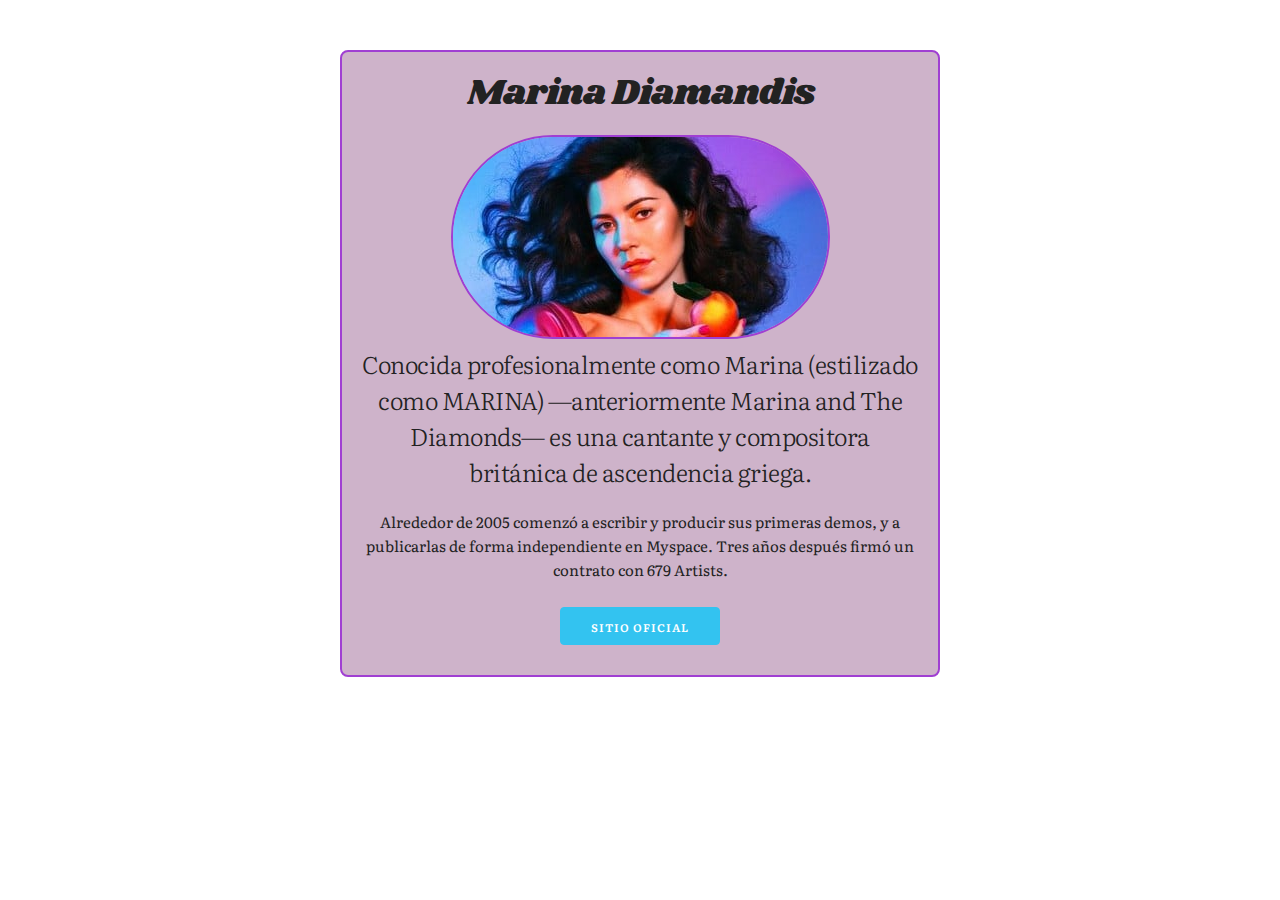
<file: ej1.html>
<!DOCTYPE html>
<html lang="en">
<head>

  <!-- Basic Page Needs
  –––––––––––––––––––––––––––––––––––––––––––––––––– -->
  <meta charset="utf-8">
  <title>Ejercicio 1</title>
  <meta name="description" content="Ejercicio desarrollado en Tecno Multimedia 1">
  <meta name="author" content="Aylén Zegarra">

  <!-- Mobile Specific Metas
  –––––––––––––––––––––––––––––––––––––––––––––––––– -->
  <meta name="viewport" content="width=device-width, initial-scale=1">



  <!-- CSS
  –––––––––––––––––––––––––––––––––––––––––––––––––– -->
  <link rel="stylesheet" href="css/normalize.css">
  <link rel="stylesheet" href="css/skeleton.css">
  <link rel="stylesheet" href="css/estilo-ej1.css">

  <!-- Favicon
  –––––––––––––––––––––––––––––––––––––––––––––––––– -->
  <link rel="icon" type="image/png" href="img/favicon.png">

</head>
<body>

  <!-- Primary Page Layout
  –––––––––––––––––––––––––––––––––––––––––––––––––– -->
  <div class="container contenedor">
    <div class="row">
        <h1>Marina Diamandis</h1>
        <img src="img/marina2.jpg" alt="" class="borde-foto">
        <h5>Conocida profesionalmente como Marina (estilizado como MARINA) —anteriormente Marina and The Diamonds—​ es una cantante y compositora británica de ascendencia griega.</h5>
        <p>Alrededor de 2005 comenzó a escribir y producir sus primeras demos, y a publicarlas de forma independiente en Myspace. Tres años después firmó un contrato con 679 Artists.</p>
        <a href="https://www.marinaofficial.co.uk/" class="button button-primary">Sitio oficial</a>
    </div>
  </div>

<!-- End Document
  –––––––––––––––––––––––––––––––––––––––––––––––––– -->
</body>
</html>
</file>
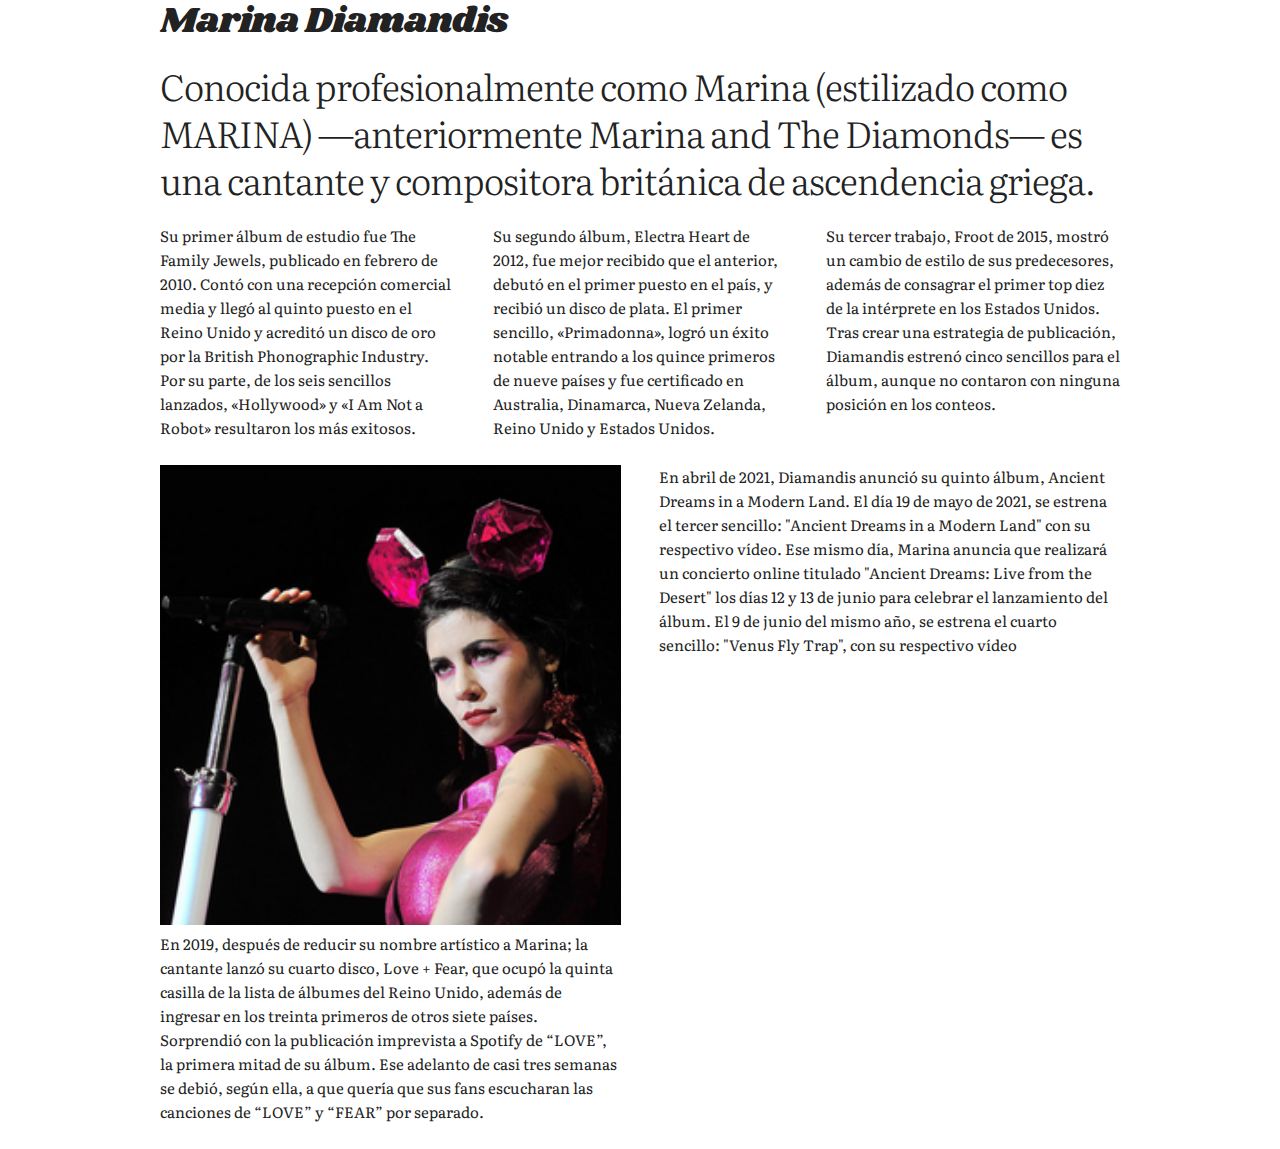
<file: ej2.html>
<!DOCTYPE html>
<html lang="en">
<head>

  <!-- Basic Page Needs
  –––––––––––––––––––––––––––––––––––––––––––––––––– -->
  <meta charset="utf-8">
  <title>Ejercicio 2</title>
  <meta name="description" content="Ejercicio desarrollado en Tecno Multimedia 1">
  <meta name="author" content="Aylén Zegarra">

  <!-- Mobile Specific Metas
  –––––––––––––––––––––––––––––––––––––––––––––––––– -->
  <meta name="viewport" content="width=device-width, initial-scale=1">



  <!-- CSS
  –––––––––––––––––––––––––––––––––––––––––––––––––– -->
  <link rel="stylesheet" href="css/normalize.css">
  <link rel="stylesheet" href="css/skeleton.css">
  <link rel="stylesheet" href="css/estilo-ej1.css">
  <link rel="stylesheet" href="css/scrollup.css">

  <!-- Favicon
  –––––––––––––––––––––––––––––––––––––––––––––––––– -->
  <link rel="icon" type="image/png" href="img/favicon.png">


  <script type="text/javascript" src="js/test.js">

  </script>

</head>
<body>

  <!-- Primary Page Layout
  –––––––––––––––––––––––––––––––––––––––––––––––––– -->
  <div class="container">

    <div class="row"> <!-- Celda -->

      <div class="twelve columns">  <!-- Col 1 -->
        <h1>Marina Diamandis</h1>
        <h3>Conocida profesionalmente como Marina (estilizado como MARINA) —anteriormente Marina and The Diamonds—​ es una cantante y compositora británica de ascendencia griega.</h3>
      </div>

    </div> <!-- Fin celda -->


    <div class="row"> <!-- Celda -->

      <div class="four columns">       <!-- Col 1 -->
    <p>Su primer álbum de estudio fue The Family Jewels, publicado en febrero de 2010. Contó con una recepción comercial media y llegó al quinto puesto en el Reino Unido​ y acreditó un disco de oro por la British Phonographic Industry. Por su parte, de los seis sencillos lanzados, «Hollywood» y «I Am Not a Robot» resultaron los más exitosos.</p>
      </div>

      <div class="four columns">      <!-- Col 2 -->
        <p>Su segundo álbum, Electra Heart de 2012, fue mejor recibido que el anterior, debutó en el primer puesto en el país, y recibió un disco de plata.​ El primer sencillo, «Primadonna», logró un éxito notable entrando a los quince primeros de nueve países y fue certificado en Australia, Dinamarca, Nueva Zelanda, Reino Unido y Estados Unidos.</p>
      </div>

      <div class="four columns">      <!-- Col 3 -->
        <p>Su tercer trabajo, Froot de 2015, mostró un cambio de estilo de sus predecesores,​ además de consagrar el primer top diez de la intérprete en los Estados Unidos. Tras crear una estrategia de publicación, Diamandis estrenó cinco sencillos para el álbum, aunque no contaron con ninguna posición en los conteos.</p>
      </div>

    </div>  <!-- Fin celda -->

      <div class="row">   <!-- Celda -->

        <div class="six columns">  <!-- Col 1 -->
          <img src="img/marina3.png" alt="" class="adaptable">
          <p> En 2019, después de reducir su nombre artístico a Marina; la cantante lanzó su cuarto disco, Love + Fear, que ocupó la quinta casilla de la lista de álbumes del Reino Unido, además de ingresar en los treinta primeros de otros siete países. Sorprendió con la publicación imprevista a Spotify de “LOVE”, la primera mitad de su álbum. Ese adelanto de casi tres semanas se debió, según ella, a que quería que sus fans escucharan las canciones de “LOVE” y “FEAR” por separado.</p>
        </div>

        <div class="six columns">  <!-- Col 2 -->
      <p>En abril de 2021, Diamandis anunció su quinto álbum, Ancient Dreams in a Modern Land. El día 19 de mayo de 2021, se estrena el tercer sencillo: "Ancient Dreams in a Modern Land" con su respectivo vídeo.​ Ese mismo día, Marina anuncia que realizará un concierto online titulado "Ancient Dreams: Live from the Desert" los días 12 y 13 de junio para celebrar el lanzamiento del álbum. ​El 9 de junio del mismo año, se estrena el cuarto sencillo: "Venus Fly Trap", con su respectivo vídeo</p>
        </div>

      </div>      <!-- Fin celda -->

  </div>

<!-- End Document
  –––––––––––––––––––––––––––––––––––––––––––––––––– -->

  <a href="#up" class="simplescrollup__button simplescrollup__button--hide">
<img src="img/flecha.png" alt="">
  </a>
		<script src="js/simplescrollup.js"></script>
</body>
</html>
</file>
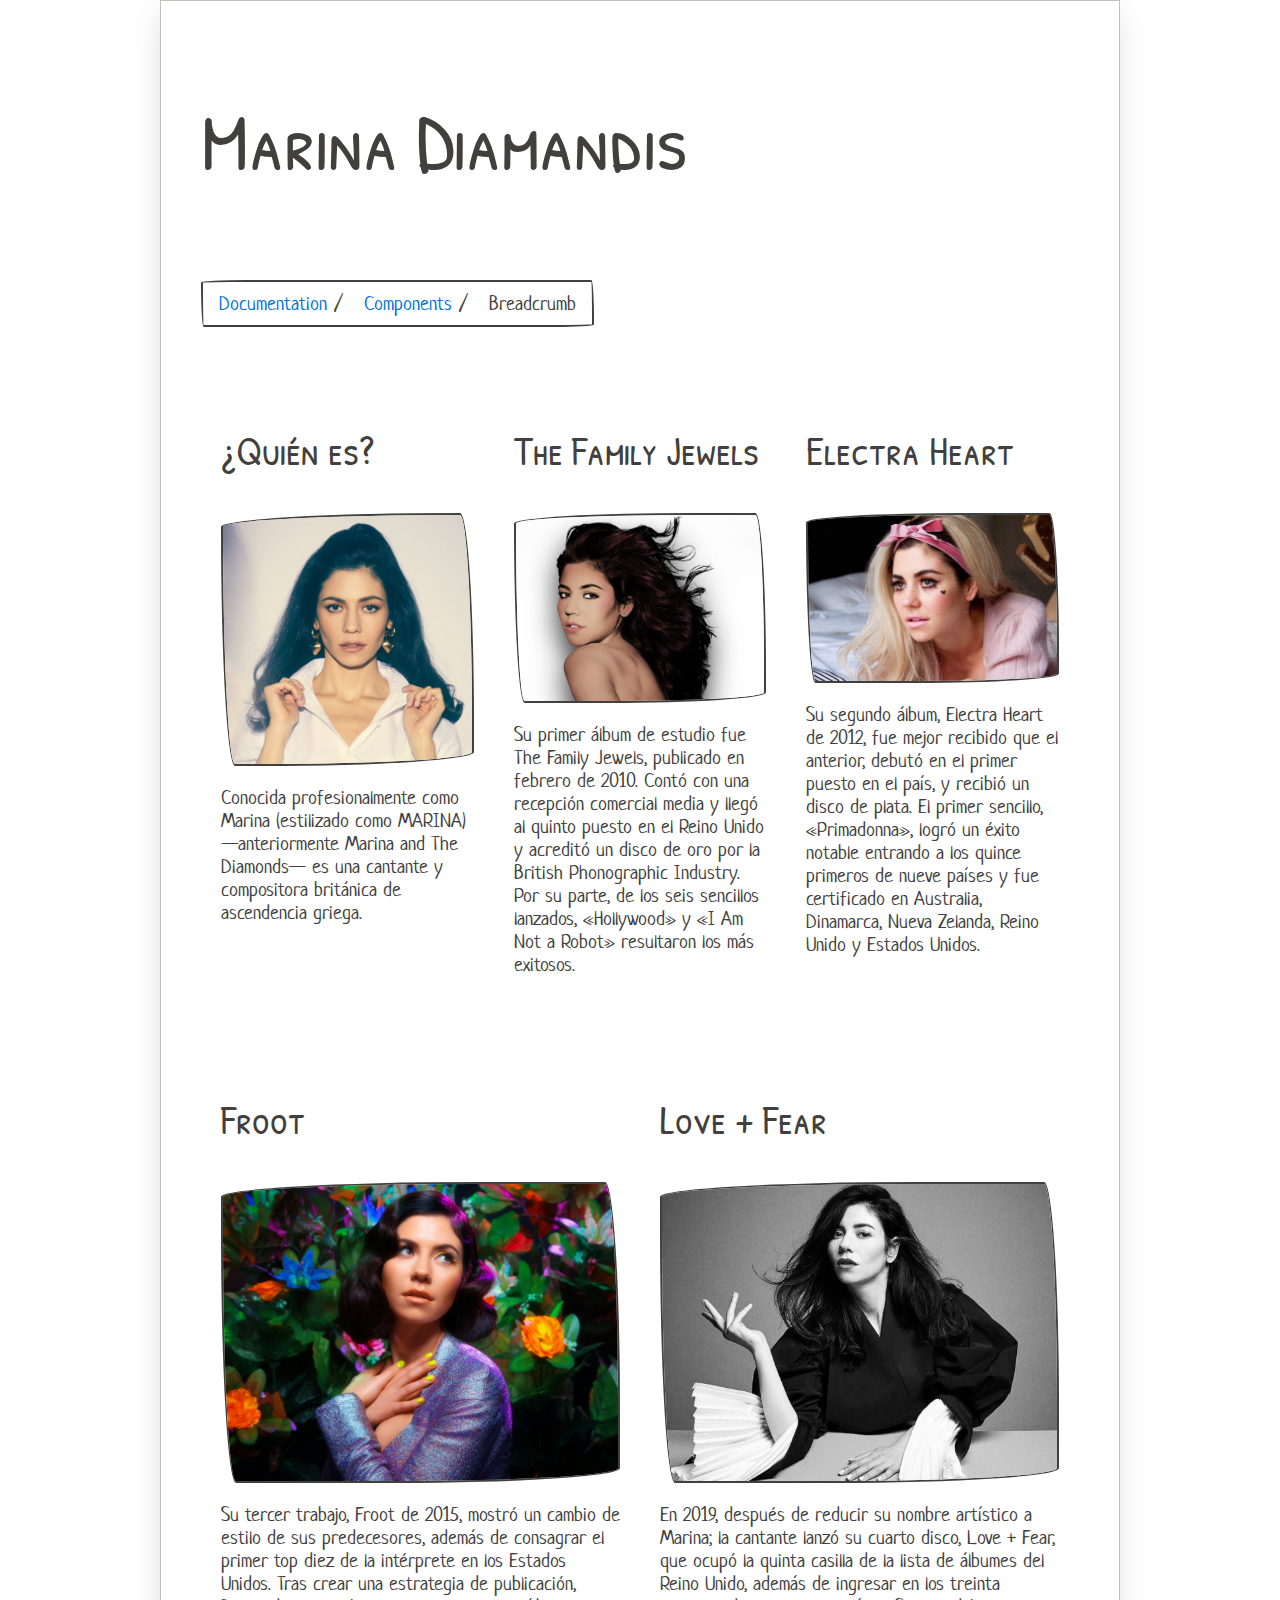
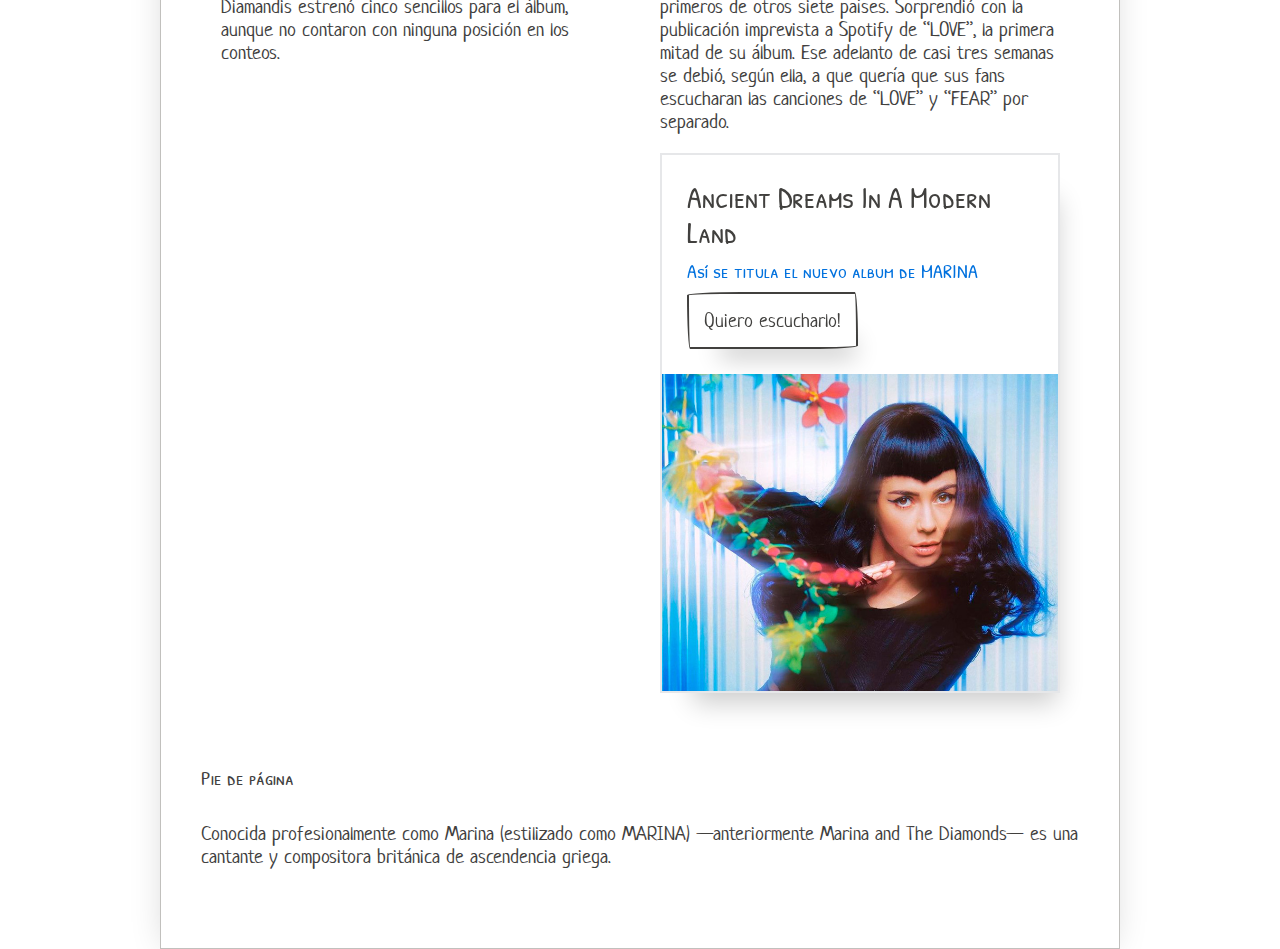
<file: ej3.html>
<!DOCTYPE html>
<html lang="en">
<head>
  <meta charset="UTF-8">
  <meta name="viewport" content="width=device-width, initial-scale=1.0">
  <meta http-equiv="X-UA-Compatible" content="ie=edge">
  <link rel="stylesheet" href="css/paper.css">
  <title>Ejercicio 3</title>
</head>
<body>
  <div class="paper container">

    <div class="row"> <!-- Encabezado -->
<div class="">
  <h1>Marina Diamandis</h1>
</div>
    </div>

    <div class="row"> <!-- Menú -->
      <ul class="breadcrumb border">
        <li><a href="#">Documentation</a></li>
        <li><a href="#">Components</a></li>
        <li>Breadcrumb</li>
      </ul>
    </div>

    <div class="row"> <!-- 3 Columnas -->
<div class="sm-12 md-4 lg-4 col"> <!-- Col 1 -->
<h3>¿Quién es?</h3>
<img src="img/marinaGral.jpg" alt="">
<p>Conocida profesionalmente como Marina (estilizado como MARINA) —anteriormente Marina and The Diamonds—​ es una cantante y compositora británica de ascendencia griega.</p>
</div>
<div class="sm-12 md-4 lg-4 col"> <!-- Col 2 -->
<h3>The Family Jewels</h3>
<img src="img/marinaTFJ.jpg" alt="">
<p>Su primer álbum de estudio fue The Family Jewels, publicado en febrero de 2010. Contó con una recepción comercial media y llegó al quinto puesto en el Reino Unido​ y acreditó un disco de oro por la British Phonographic Industry. Por su parte, de los seis sencillos lanzados, «Hollywood» y «I Am Not a Robot» resultaron los más exitosos.</p>
</div>
<div class="sm-12 md-4 lg-4 col"> <!-- Col 3 -->
<h3>Electra Heart</h3>
<img src="img/electraHeart.png" alt="">
<p>Su segundo álbum, Electra Heart de 2012, fue mejor recibido que el anterior, debutó en el primer puesto en el país, y recibió un disco de plata.​ El primer sencillo, «Primadonna», logró un éxito notable entrando a los quince primeros de nueve países y fue certificado en Australia, Dinamarca, Nueva Zelanda, Reino Unido y Estados Unidos.</p>
</div>
    </div>

    <div class="row"> <!-- 2 Columnas -->
      <div class="sm-12 md-6 lg-6 col"> <!-- Col 1 -->
      <h3>Froot</h3>
      <img src="img/marinaFroot.jpg" alt="Marina Froot">
      <p>Su tercer trabajo, Froot de 2015, mostró un cambio de estilo de sus predecesores,​ además de consagrar el primer top diez de la intérprete en los Estados Unidos. Tras crear una estrategia de publicación, Diamandis estrenó cinco sencillos para el álbum, aunque no contaron con ninguna posición en los conteos.</p>
      </div>
      <div class="sm-12 md-6 lg-6 col"> <!-- Col 2 -->
      <h3>Love + Fear</h3>
      <img src="img/marinaLF.jpg" alt="">
      <p>En 2019, después de reducir su nombre artístico a Marina; la cantante lanzó su cuarto disco, Love + Fear, que ocupó la quinta casilla de la lista de álbumes del Reino Unido, además de ingresar en los treinta primeros de otros siete países. Sorprendió con la publicación imprevista a Spotify de “LOVE”, la primera mitad de su álbum. Ese adelanto de casi tres semanas se debió, según ella, a que quería que sus fans escucharan las canciones de “LOVE” y “FEAR” por separado.</p>

      <div class="card" style="width: 20rem;">
  <div class="card-body">
    <h4 class="card-title">Ancient Dreams In A Modern Land</h4>
    <h5 class="card-subtitle">Así se titula el nuevo album de MARINA</h5>
    <a href="https://www.youtube.com/playlist?list=PL8ujq4NYgxQSUW7uRi7vd-zuorK0K-LYO" class="paper-btn">Quiero escucharlo!</a>
  </div>
  <img src="img/marinaADIAML.jpg" alt="">
</div>
    </div>
    </div>

    <div class="row"> <!-- Pie de página -->
<div class="">
  <h5>Pie de página</h5>
  <p>Conocida profesionalmente como Marina (estilizado como MARINA) —anteriormente Marina and The Diamonds—​ es una cantante y compositora británica de ascendencia griega.</p>
</div>
    </div>

  </div>
</body>
</html>
</file>
<file: css/skeleton.css>
/*
* Skeleton V2.0.4
* Copyright 2014, Dave Gamache
* www.getskeleton.com
* Free to use under the MIT license.
* http://www.opensource.org/licenses/mit-license.php
* 12/29/2014
*/


/* Table of contents
––––––––––––––––––––––––––––––––––––––––––––––––––
- Grid
- Base Styles
- Typography
- Links
- Buttons
- Forms
- Lists
- Code
- Tables
- Spacing
- Utilities
- Clearing
- Media Queries
*/


/* Grid
–––––––––––––––––––––––––––––––––––––––––––––––––– */
.container {
  position: relative;
  width: 100%;
  max-width: 960px;
  margin: 0 auto;
  padding: 0 20px;
  box-sizing: border-box; }
.column,
.columns {
  width: 100%;
  float: left;
  box-sizing: border-box; }

/* For devices larger than 400px */
@media (min-width: 400px) {
  .container {
    width: 85%;
    padding: 0; }
}

/* For devices larger than 550px */
@media (min-width: 550px) {
  .container {
    width: 80%; }
  .column,
  .columns {
    margin-left: 4%; }
  .column:first-child,
  .columns:first-child {
    margin-left: 0; }

  .one.column,
  .one.columns                    { width: 4.66666666667%; }
  .two.columns                    { width: 13.3333333333%; }
  .three.columns                  { width: 22%;            }
  .four.columns                   { width: 30.6666666667%; }
  .five.columns                   { width: 39.3333333333%; }
  .six.columns                    { width: 48%;            }
  .seven.columns                  { width: 56.6666666667%; }
  .eight.columns                  { width: 65.3333333333%; }
  .nine.columns                   { width: 74.0%;          }
  .ten.columns                    { width: 82.6666666667%; }
  .eleven.columns                 { width: 91.3333333333%; }
  .twelve.columns                 { width: 100%; margin-left: 0; }

  .one-third.column               { width: 30.6666666667%; }
  .two-thirds.column              { width: 65.3333333333%; }

  .one-half.column                { width: 48%; }

  /* Offsets */
  .offset-by-one.column,
  .offset-by-one.columns          { margin-left: 8.66666666667%; }
  .offset-by-two.column,
  .offset-by-two.columns          { margin-left: 17.3333333333%; }
  .offset-by-three.column,
  .offset-by-three.columns        { margin-left: 26%;            }
  .offset-by-four.column,
  .offset-by-four.columns         { margin-left: 34.6666666667%; }
  .offset-by-five.column,
  .offset-by-five.columns         { margin-left: 43.3333333333%; }
  .offset-by-six.column,
  .offset-by-six.columns          { margin-left: 52%;            }
  .offset-by-seven.column,
  .offset-by-seven.columns        { margin-left: 60.6666666667%; }
  .offset-by-eight.column,
  .offset-by-eight.columns        { margin-left: 69.3333333333%; }
  .offset-by-nine.column,
  .offset-by-nine.columns         { margin-left: 78.0%;          }
  .offset-by-ten.column,
  .offset-by-ten.columns          { margin-left: 86.6666666667%; }
  .offset-by-eleven.column,
  .offset-by-eleven.columns       { margin-left: 95.3333333333%; }

  .offset-by-one-third.column,
  .offset-by-one-third.columns    { margin-left: 34.6666666667%; }
  .offset-by-two-thirds.column,
  .offset-by-two-thirds.columns   { margin-left: 69.3333333333%; }

  .offset-by-one-half.column,
  .offset-by-one-half.columns     { margin-left: 52%; }

}


/* Base Styles
–––––––––––––––––––––––––––––––––––––––––––––––––– */
/* NOTE
html is set to 62.5% so that all the REM measurements throughout Skeleton
are based on 10px sizing. So basically 1.5rem = 15px :) */
html {
  font-size: 62.5%; }
body {
  font-size: 1.5em; /* currently ems cause chrome bug misinterpreting rems on body element */
  line-height: 1.6;
  font-weight: 400;
  font-family: "Raleway", "HelveticaNeue", "Helvetica Neue", Helvetica, Arial, sans-serif;
  color: #222; }


/* Typography
–––––––––––––––––––––––––––––––––––––––––––––––––– */
h1, h2, h3, h4, h5, h6 {
  margin-top: 0;
  margin-bottom: 2rem;
  font-weight: 300; }
h1 { font-size: 4.0rem; line-height: 1.2;  letter-spacing: -.1rem;}
h2 { font-size: 3.6rem; line-height: 1.25; letter-spacing: -.1rem; }
h3 { font-size: 3.0rem; line-height: 1.3;  letter-spacing: -.1rem; }
h4 { font-size: 2.4rem; line-height: 1.35; letter-spacing: -.08rem; }
h5 { font-size: 1.8rem; line-height: 1.5;  letter-spacing: -.05rem; }
h6 { font-size: 1.5rem; line-height: 1.6;  letter-spacing: 0; }

/* Larger than phablet */
@media (min-width: 550px) {
  h1 { font-size: 5.0rem; }
  h2 { font-size: 4.2rem; }
  h3 { font-size: 3.6rem; }
  h4 { font-size: 3.0rem; }
  h5 { font-size: 2.4rem; }
  h6 { font-size: 1.5rem; }
}

p {
  margin-top: 0; }


/* Links
–––––––––––––––––––––––––––––––––––––––––––––––––– */
a {
  color: #1EAEDB; }
a:hover {
  color: #0FA0CE; }


/* Buttons
–––––––––––––––––––––––––––––––––––––––––––––––––– */
.button,
button,
input[type="submit"],
input[type="reset"],
input[type="button"] {
  display: inline-block;
  height: 38px;
  padding: 0 30px;
  color: #555;
  text-align: center;
  font-size: 11px;
  font-weight: 600;
  line-height: 38px;
  letter-spacing: .1rem;
  text-transform: uppercase;
  text-decoration: none;
  white-space: nowrap;
  background-color: transparent;
  border-radius: 4px;
  border: 1px solid #bbb;
  cursor: pointer;
  box-sizing: border-box; }
.button:hover,
button:hover,
input[type="submit"]:hover,
input[type="reset"]:hover,
input[type="button"]:hover,
.button:focus,
button:focus,
input[type="submit"]:focus,
input[type="reset"]:focus,
input[type="button"]:focus {
  color: #333;
  border-color: #888;
  outline: 0; }
.button.button-primary,
button.button-primary,
input[type="submit"].button-primary,
input[type="reset"].button-primary,
input[type="button"].button-primary {
  color: #FFF;
  background-color: #33C3F0;
  border-color: #33C3F0; }
.button.button-primary:hover,
button.button-primary:hover,
input[type="submit"].button-primary:hover,
input[type="reset"].button-primary:hover,
input[type="button"].button-primary:hover,
.button.button-primary:focus,
button.button-primary:focus,
input[type="submit"].button-primary:focus,
input[type="reset"].button-primary:focus,
input[type="button"].button-primary:focus {
  color: #FFF;
  background-color: #1EAEDB;
  border-color: #1EAEDB; }


/* Forms
–––––––––––––––––––––––––––––––––––––––––––––––––– */
input[type="email"],
input[type="number"],
input[type="search"],
input[type="text"],
input[type="tel"],
input[type="url"],
input[type="password"],
textarea,
select {
  height: 38px;
  padding: 6px 10px; /* The 6px vertically centers text on FF, ignored by Webkit */
  background-color: #fff;
  border: 1px solid #D1D1D1;
  border-radius: 4px;
  box-shadow: none;
  box-sizing: border-box; }
/* Removes awkward default styles on some inputs for iOS */
input[type="email"],
input[type="number"],
input[type="search"],
input[type="text"],
input[type="tel"],
input[type="url"],
input[type="password"],
textarea {
  -webkit-appearance: none;
     -moz-appearance: none;
          appearance: none; }
textarea {
  min-height: 65px;
  padding-top: 6px;
  padding-bottom: 6px; }
input[type="email"]:focus,
input[type="number"]:focus,
input[type="search"]:focus,
input[type="text"]:focus,
input[type="tel"]:focus,
input[type="url"]:focus,
input[type="password"]:focus,
textarea:focus,
select:focus {
  border: 1px solid #33C3F0;
  outline: 0; }
label,
legend {
  display: block;
  margin-bottom: .5rem;
  font-weight: 600; }
fieldset {
  padding: 0;
  border-width: 0; }
input[type="checkbox"],
input[type="radio"] {
  display: inline; }
label > .label-body {
  display: inline-block;
  margin-left: .5rem;
  font-weight: normal; }


/* Lists
–––––––––––––––––––––––––––––––––––––––––––––––––– */
ul {
  list-style: circle inside; }
ol {
  list-style: decimal inside; }
ol, ul {
  padding-left: 0;
  margin-top: 0; }
ul ul,
ul ol,
ol ol,
ol ul {
  margin: 1.5rem 0 1.5rem 3rem;
  font-size: 90%; }
li {
  margin-bottom: 1rem; }


/* Code
–––––––––––––––––––––––––––––––––––––––––––––––––– */
code {
  padding: .2rem .5rem;
  margin: 0 .2rem;
  font-size: 90%;
  white-space: nowrap;
  background: #F1F1F1;
  border: 1px solid #E1E1E1;
  border-radius: 4px; }
pre > code {
  display: block;
  padding: 1rem 1.5rem;
  white-space: pre; }


/* Tables
–––––––––––––––––––––––––––––––––––––––––––––––––– */
th,
td {
  padding: 12px 15px;
  text-align: left;
  border-bottom: 1px solid #E1E1E1; }
th:first-child,
td:first-child {
  padding-left: 0; }
th:last-child,
td:last-child {
  padding-right: 0; }


/* Spacing
–––––––––––––––––––––––––––––––––––––––––––––––––– */
button,
.button {
  margin-bottom: 1rem; }
input,
textarea,
select,
fieldset {
  margin-bottom: 1.5rem; }
pre,
blockquote,
dl,
figure,
table,
p,
ul,
ol,
form {
  margin-bottom: 2.5rem; }


/* Utilities
–––––––––––––––––––––––––––––––––––––––––––––––––– */
.u-full-width {
  width: 100%;
  box-sizing: border-box; }
.u-max-full-width {
  max-width: 100%;
  box-sizing: border-box; }
.u-pull-right {
  float: right; }
.u-pull-left {
  float: left; }


/* Misc
–––––––––––––––––––––––––––––––––––––––––––––––––– */
hr {
  margin-top: 3rem;
  margin-bottom: 3.5rem;
  border-width: 0;
  border-top: 1px solid #E1E1E1; }


/* Clearing
–––––––––––––––––––––––––––––––––––––––––––––––––– */

/* Self Clearing Goodness */
.container:after,
.row:after,
.u-cf {
  content: "";
  display: table;
  clear: both; }


/* Media Queries
–––––––––––––––––––––––––––––––––––––––––––––––––– */
/*
Note: The best way to structure the use of media queries is to create the queries
near the relevant code. For example, if you wanted to change the styles for buttons
on small devices, paste the mobile query code up in the buttons section and style it
there.
*/


/* Larger than mobile */
@media (min-width: 400px) {}

/* Larger than phablet (also point when grid becomes active) */
@media (min-width: 550px) {}

/* Larger than tablet */
@media (min-width: 750px) {}

/* Larger than desktop */
@media (min-width: 1000px) {}

/* Larger than Desktop HD */
@media (min-width: 1200px) {}
</file>
<file: css/estilo-ej1.css>
@import url('https://fonts.googleapis.com/css2?family=Literata&family=Shrikhand&display=swap');

/* SELECTOR DE ETIQUETAS HTML */

/*body{
background-image: url(../img/fondoMarilyn.jpg);
}*/
h1{
  font-family: 'Shrikhand', cursive;
  font-size: 36px;
}
h5, p, a, h3 {
  font-family: 'Literata', serif;
}


/* SELECTORES PERSONALIZADOS */

.contenedor{
  width: 600px;
  background-color: #ceb3ca;
  margin: 50px auto 50px auto;
  padding: 20px;
  border: 2px solid #a03fd2;
  border-radius: 8px;
  text-align: center;
}

.borde-foto{
  border: 2px solid #a03fd2;
  border-radius: 800px;
}


.adaptable {
width: 100%;
height: auto;
}
</file>
<file: css/scrollup.css>
.simplescrollup__button {
	position: fixed;
	bottom: 3rem;
	right: 3rem;
	transition: 1s all;
	z-index: 10000;
}
.simplescrollup__button--show {
	transform: translateX(0);
}
.simplescrollup__button--hide {
	transform: translateX(100px);
}
</file>
<file: css/paper.css>
@charset "UTF-8";
/* PaperCSS core */
/**
  Global PaperCSS Config
*/
@import url("https://fonts.googleapis.com/css?family=Neucha|Patrick+Hand+SC");
html {
  --primary: #41403e;
  --secondary: #0071de;
  --success: #86a361;
  --warning: #ddcd45;
  --danger: #a7342d;
  --muted: #868e96;
  --primary-light: #c1c0bd;
  --secondary-light: #deefff;
  --success-light: #d0dbc2;
  --warning-light: #f5f0c6;
  --danger-light: #f0cbc9;
  --muted-light: #e6e7e9;
  --primary-dark: black;
  --secondary-dark: black;
  --success-dark: #374427;
  --warning-dark: #746a15;
  --danger-dark: black;
  --muted-dark: #313538;
  --primary-light-10: #5b5a57;
  --secondary-light-10: #128bff;
  --success-light-10: #9fb681;
  --warning-light-10: #e5d970;
  --danger-light-10: #cb453c;
  --muted-light-10: #a1a8ae;
  --primary-dark-10: #272625;
  --secondary-dark-10: #0057ab;
  --success-dark-10: #6c844d;
  --warning-dark-10: #cab925;
  --danger-dark-10: #7f2722;
  --muted-dark-10: #6c757d;
  --primary-shaded-50: #c1c0bd;
  --primary-shaded-70: #f2f2f2;
  --white-dark: rgba(0, 0, 0, 0.03);
  --white-dark-light-80: rgba(204, 204, 204, 0.03);
  --light-dark: rgba(0, 0, 0, 0.7);
  --white: white;
  --main-background: white;
  --main-background-light: white;
  --black: black;
  --primary-text: #272625;
  --secondary-text: #0057ab;
  --success-text: #6c844d;
  --warning-text: #cab925;
  --danger-text: #7f2722;
  --muted-text: #6c757d;
  --shadow-color-regular: rgba(0, 0, 0, 0.2);
  --shadow-color-hover: rgba(0, 0, 0, 0.3);
  --primary-inverse: #fff;
}

html.dark {
  --primary: #fff;
  --secondary: #0071de;
  --success: #189418;
  --warning: #ddcd45;
  --danger: #ff8c86;
  --muted: #868e96;
  --primary-light: white;
  --secondary-light: #007ef8;
  --success-light: #1caa1c;
  --warning-light: #e1d35b;
  --danger-light: #ffa4a0;
  --muted-light: #949ba2;
  --primary-dark: gray;
  --secondary-dark: black;
  --success-dark: #031003;
  --warning-dark: #746a15;
  --danger-dark: #a00800;
  --muted-dark: #313538;
  --primary-light-10: white;
  --secondary-light-10: #128bff;
  --success-light-10: #1fc01f;
  --warning-light-10: #e5d970;
  --danger-light-10: #ffbcb9;
  --muted-light-10: #a1a8ae;
  --primary-dark-10: #e6e6e6;
  --secondary-dark-10: #0057ab;
  --success-dark-10: #116811;
  --warning-dark-10: #cab925;
  --danger-dark-10: #ff5c53;
  --muted-dark-10: #6c757d;
  --primary-shaded-50: #343332;
  --primary-shaded-70: #2f2e2d;
  --white-dark: rgba(255, 255, 255, 0.03);
  --white-dark-light-80: rgba(255, 255, 255, 0.03);
  --light-dark: rgba(255, 255, 255, 0.7);
  --white: white;
  --main-background: #41403e;
  --main-background-light: #c1c0bd;
  --black: black;
  --primary-text: #41403e;
  --secondary-text: #0057ab;
  --success-text: #116811;
  --warning-text: #cab925;
  --danger-text: #ff5c53;
  --muted-text: #6c757d;
  --shadow-color-regular: rgba(0, 0, 0, 0.2);
  --shadow-color-hover: rgba(0, 0, 0, 0.3);
  --primary-inverse: #41403e;
}

/* stylelint-disable */
/* stylelint-enable */
/**
  This Loop will generate the various .text- and .background- classes
  based on the $colors map above.
*/
.text-primary {
  color: #41403e;
  color: var(--primary);
}

.background-primary {
  background-color: #41403e;
  background-color: var(--primary-light);
}

.text-secondary {
  color: #41403e;
  color: var(--secondary);
}

.background-secondary {
  background-color: #41403e;
  background-color: var(--secondary-light);
}

.text-success {
  color: #41403e;
  color: var(--success);
}

.background-success {
  background-color: #41403e;
  background-color: var(--success-light);
}

.text-warning {
  color: #41403e;
  color: var(--warning);
}

.background-warning {
  background-color: #41403e;
  background-color: var(--warning-light);
}

.text-danger {
  color: #41403e;
  color: var(--danger);
}

.background-danger {
  background-color: #41403e;
  background-color: var(--danger-light);
}

.text-muted {
  color: #41403e;
  color: var(--muted);
}

.background-muted {
  background-color: #41403e;
  background-color: var(--muted-light);
}

/**
  PaperCSS Mixins
*/
/**
  Assign a border style to a component selector.
  @param    integer
  @default  1
*/
/**
  Mixin for setting responsive breakpoints
  @param string | integer
  @default null
*/
/**
  Useful helper mixins
*/
/*
  Add transform: translate() with browser prefixes.
  Same syntax for translate() and translate3d()
  To get 3D add a $z value and set 'true'
  @param string | boolean
  @default 0 | false
*/
/*
  Add global transition styles to selector
  @param string
  @default all | 235ms | ease-in-out | 0
*/
/**
  Set the shadow type for a component
  @param    string
  @default  regular
*/
/**
  Sets a striped background on a component
  @param    string
*/
/*! normalize.css v7.0.0 | MIT License | github.com/necolas/normalize.css */
/* stylelint-disable */
html {
  line-height: 1.15;
  -ms-text-size-adjust: 100%;
  -webkit-text-size-adjust: 100%;
}

body {
  margin: 0;
}

article,
aside,
footer,
header,
nav,
section {
  display: block;
}

h1 {
  font-size: 2em;
  margin: 0.67em 0;
}

figcaption,
figure,
main {
  display: block;
}

figure {
  margin: 1em 40px;
}

hr {
  box-sizing: content-box;
  height: 0;
  overflow: visible;
}

pre {
  font-family: monospace, monospace;
  font-size: 1em;
}

a {
  background-color: transparent;
  -webkit-text-decoration-skip: objects;
}

abbr[title] {
  border-bottom: none;
  text-decoration: underline;
  -webkit-text-decoration: underline dotted;
          text-decoration: underline dotted;
}

b,
strong {
  font-weight: inherit;
}

b,
strong {
  font-weight: bolder;
}

code,
kbd,
samp {
  font-family: monospace, monospace;
  font-size: 1em;
}

dfn {
  font-style: italic;
}

mark {
  background-color: #ff0;
  color: #000;
}

small {
  font-size: 80%;
}

sub,
sup {
  font-size: 75%;
  line-height: 0;
  position: relative;
  vertical-align: baseline;
}

sub {
  bottom: -0.25em;
}

sup {
  top: -0.5em;
}

audio,
video {
  display: inline-block;
}

audio:not([controls]) {
  display: none;
  height: 0;
}

img {
  border-style: none;
}

svg:not(:root) {
  overflow: hidden;
}

button,
input,
optgroup,
select,
textarea {
  font-family: sans-serif;
  font-size: 100%;
  line-height: 1.15;
  margin: 0;
}

button,
input {
  overflow: visible;
}

button,
select {
  text-transform: none;
}

[type=reset],
[type=submit],
button,
html [type=button] {
  -webkit-appearance: button;
}

[type=button]::-moz-focus-inner,
[type=reset]::-moz-focus-inner,
[type=submit]::-moz-focus-inner,
button::-moz-focus-inner {
  border-style: none;
  padding: 0;
}

[type=button]:-moz-focusring,
[type=reset]:-moz-focusring,
[type=submit]:-moz-focusring,
button:-moz-focusring {
  outline: 1px dotted ButtonText;
}

fieldset {
  padding: 0.35em 0.75em 0.625em;
}

legend {
  box-sizing: border-box;
  color: inherit;
  display: table;
  max-width: 100%;
  padding: 0;
  white-space: normal;
}

progress {
  display: inline-block;
  vertical-align: baseline;
}

textarea {
  overflow: auto;
}

[type=checkbox],
[type=radio] {
  box-sizing: border-box;
  padding: 0;
}

[type=number]::-webkit-inner-spin-button,
[type=number]::-webkit-outer-spin-button {
  height: auto;
}

[type=search] {
  -webkit-appearance: textfield;
  outline-offset: -2px;
}

[type=search]::-webkit-search-cancel-button,
[type=search]::-webkit-search-decoration {
  -webkit-appearance: none;
}

::-webkit-file-upload-button {
  -webkit-appearance: button;
  font: inherit;
}

details,
menu {
  display: block;
}

summary {
  display: list-item;
}

canvas {
  display: inline-block;
}

template {
  display: none;
}

[hidden] {
  display: none;
}

html {
  box-sizing: border-box;
}

*, *:before, *:after {
  box-sizing: inherit;
}

/* stylelint-enable */
/* Layout styling */
.container {
  margin: 0 auto;
  max-width: 960px;
  position: relative;
  width: 100%;
}
@media only screen and (max-width: 992px) {
  .container {
    width: 85%;
  }
}
@media only screen and (max-width: 480px) {
  .container {
    width: 90%;
  }
}

.container.container-xs {
  max-width: 480px;
}

.container.container-sm {
  max-width: 768px;
}

.container.container-md {
  max-width: 992px;
}

.container.container-lg {
  max-width: 1200px;
}

.section {
  margin-bottom: 2rem;
  margin-top: 1rem;
  word-wrap: break-word;
}
.section::after {
  color: #8f8d89;
  content: "~~~";
  display: block;
  font-size: 1.5rem;
  position: relative;
  text-align: center;
}

hr {
  border: 0;
}
hr::after {
  color: #8f8d89;
  content: "~~~";
  display: block;
  font-size: 1.5rem;
  position: relative;
  text-align: center;
  top: -0.75rem;
}

.paper {
  background-color: #41403e;
  background-color: var(--main-background);
  border: 1px solid #c1c0bd;
  box-shadow: -1px 5px 35px -9px rgba(0, 0, 0, 0.2);
  margin-bottom: 1rem;
  margin-top: 1rem;
  padding: 2rem;
}
@media only screen and (max-width: 480px) {
  .paper {
    margin-bottom: 0;
    margin-top: 0;
    padding: 1rem;
    width: 100%;
  }
}

.row {
  display: flex;
  flex-flow: row wrap;
  margin-bottom: 1rem;
  margin-left: auto;
  margin-right: auto;
}
.row.flex-right {
  justify-content: flex-end;
}
.row.flex-center {
  justify-content: center;
}
.row.flex-edges {
  justify-content: space-between;
}
.row.flex-spaces {
  justify-content: space-around;
}
.row.flex-top {
  align-items: flex-start;
}
.row.flex-middle {
  align-items: center;
}
.row.flex-bottom {
  align-items: flex-end;
}

.col {
  padding: 1rem;
}
@media only screen and (max-width: 768px) {
  .col {
    flex: 0 0 100%;
    max-width: 100%;
  }
}

.col-fill {
  flex: 1 1 0;
  width: auto;
}

@media only screen and (min-width: 0) {
  .col-1 {
    flex: 0 0 8.3333333333%;
    max-width: 8.3333333333%;
  }

  .col-2 {
    flex: 0 0 16.6666666667%;
    max-width: 16.6666666667%;
  }

  .col-3 {
    flex: 0 0 25%;
    max-width: 25%;
  }

  .col-4 {
    flex: 0 0 33.3333333333%;
    max-width: 33.3333333333%;
  }

  .col-5 {
    flex: 0 0 41.6666666667%;
    max-width: 41.6666666667%;
  }

  .col-6 {
    flex: 0 0 50%;
    max-width: 50%;
  }

  .col-7 {
    flex: 0 0 58.3333333333%;
    max-width: 58.3333333333%;
  }

  .col-8 {
    flex: 0 0 66.6666666667%;
    max-width: 66.6666666667%;
  }

  .col-9 {
    flex: 0 0 75%;
    max-width: 75%;
  }

  .col-10 {
    flex: 0 0 83.3333333333%;
    max-width: 83.3333333333%;
  }

  .col-11 {
    flex: 0 0 91.6666666667%;
    max-width: 91.6666666667%;
  }

  .col-12 {
    flex: 0 0 100%;
    max-width: 100%;
  }
}
@media only screen and (min-width: 480px) {
  .xs-1 {
    flex: 0 0 8.3333333333%;
    max-width: 8.3333333333%;
  }

  .xs-2 {
    flex: 0 0 16.6666666667%;
    max-width: 16.6666666667%;
  }

  .xs-3 {
    flex: 0 0 25%;
    max-width: 25%;
  }

  .xs-4 {
    flex: 0 0 33.3333333333%;
    max-width: 33.3333333333%;
  }

  .xs-5 {
    flex: 0 0 41.6666666667%;
    max-width: 41.6666666667%;
  }

  .xs-6 {
    flex: 0 0 50%;
    max-width: 50%;
  }

  .xs-7 {
    flex: 0 0 58.3333333333%;
    max-width: 58.3333333333%;
  }

  .xs-8 {
    flex: 0 0 66.6666666667%;
    max-width: 66.6666666667%;
  }

  .xs-9 {
    flex: 0 0 75%;
    max-width: 75%;
  }

  .xs-10 {
    flex: 0 0 83.3333333333%;
    max-width: 83.3333333333%;
  }

  .xs-11 {
    flex: 0 0 91.6666666667%;
    max-width: 91.6666666667%;
  }

  .xs-12 {
    flex: 0 0 100%;
    max-width: 100%;
  }
}
@media only screen and (min-width: 768px) {
  .sm-1 {
    flex: 0 0 8.3333333333%;
    max-width: 8.3333333333%;
  }

  .sm-2 {
    flex: 0 0 16.6666666667%;
    max-width: 16.6666666667%;
  }

  .sm-3 {
    flex: 0 0 25%;
    max-width: 25%;
  }

  .sm-4 {
    flex: 0 0 33.3333333333%;
    max-width: 33.3333333333%;
  }

  .sm-5 {
    flex: 0 0 41.6666666667%;
    max-width: 41.6666666667%;
  }

  .sm-6 {
    flex: 0 0 50%;
    max-width: 50%;
  }

  .sm-7 {
    flex: 0 0 58.3333333333%;
    max-width: 58.3333333333%;
  }

  .sm-8 {
    flex: 0 0 66.6666666667%;
    max-width: 66.6666666667%;
  }

  .sm-9 {
    flex: 0 0 75%;
    max-width: 75%;
  }

  .sm-10 {
    flex: 0 0 83.3333333333%;
    max-width: 83.3333333333%;
  }

  .sm-11 {
    flex: 0 0 91.6666666667%;
    max-width: 91.6666666667%;
  }

  .sm-12 {
    flex: 0 0 100%;
    max-width: 100%;
  }
}
@media only screen and (min-width: 992px) {
  .md-1 {
    flex: 0 0 8.3333333333%;
    max-width: 8.3333333333%;
  }

  .md-2 {
    flex: 0 0 16.6666666667%;
    max-width: 16.6666666667%;
  }

  .md-3 {
    flex: 0 0 25%;
    max-width: 25%;
  }

  .md-4 {
    flex: 0 0 33.3333333333%;
    max-width: 33.3333333333%;
  }

  .md-5 {
    flex: 0 0 41.6666666667%;
    max-width: 41.6666666667%;
  }

  .md-6 {
    flex: 0 0 50%;
    max-width: 50%;
  }

  .md-7 {
    flex: 0 0 58.3333333333%;
    max-width: 58.3333333333%;
  }

  .md-8 {
    flex: 0 0 66.6666666667%;
    max-width: 66.6666666667%;
  }

  .md-9 {
    flex: 0 0 75%;
    max-width: 75%;
  }

  .md-10 {
    flex: 0 0 83.3333333333%;
    max-width: 83.3333333333%;
  }

  .md-11 {
    flex: 0 0 91.6666666667%;
    max-width: 91.6666666667%;
  }

  .md-12 {
    flex: 0 0 100%;
    max-width: 100%;
  }
}
@media only screen and (min-width: 1200px) {
  .lg-1 {
    flex: 0 0 8.3333333333%;
    max-width: 8.3333333333%;
  }

  .lg-2 {
    flex: 0 0 16.6666666667%;
    max-width: 16.6666666667%;
  }

  .lg-3 {
    flex: 0 0 25%;
    max-width: 25%;
  }

  .lg-4 {
    flex: 0 0 33.3333333333%;
    max-width: 33.3333333333%;
  }

  .lg-5 {
    flex: 0 0 41.6666666667%;
    max-width: 41.6666666667%;
  }

  .lg-6 {
    flex: 0 0 50%;
    max-width: 50%;
  }

  .lg-7 {
    flex: 0 0 58.3333333333%;
    max-width: 58.3333333333%;
  }

  .lg-8 {
    flex: 0 0 66.6666666667%;
    max-width: 66.6666666667%;
  }

  .lg-9 {
    flex: 0 0 75%;
    max-width: 75%;
  }

  .lg-10 {
    flex: 0 0 83.3333333333%;
    max-width: 83.3333333333%;
  }

  .lg-11 {
    flex: 0 0 91.6666666667%;
    max-width: 91.6666666667%;
  }

  .lg-12 {
    flex: 0 0 100%;
    max-width: 100%;
  }
}
.align-top {
  align-self: flex-start;
}

.align-middle {
  align-self: center;
}

.align-bottom {
  align-self: flex-end;
}

.container {
  margin: 0 auto;
  max-width: 960px;
  position: relative;
  width: 100%;
}
@media only screen and (max-width: 992px) {
  .container {
    width: 85%;
  }
}
@media only screen and (max-width: 480px) {
  .container {
    width: 90%;
  }
}

/* Content styling */
code {
  color: #41403e;
  color: var(--secondary);
  background-color: #41403e;
  background-color: var(--primary-shaded-70);
  border-radius: 3px;
  font-size: 80%;
  padding: 2px 4px;
}

kbd {
  color: #41403e;
  color: var(--primary-inverse);
  background-color: #41403e;
  background-color: var(--primary);
  border-radius: 3px;
  font-size: 80%;
  padding: 2px 4px;
}

pre {
  color: #41403e;
  color: var(--inverse-primary);
  background-color: #41403e;
  background-color: var(--primary-shaded-70);
  border-color: #41403e;
  border-color: var(--primary-shaded-50);
  border-radius: 3px;
  border-style: solid;
  border-width: 1px;
  display: block;
  font-size: 80%;
  line-height: 1.5;
  overflow-x: auto;
  padding: 1em;
  white-space: pre;
  word-break: break-all;
  word-wrap: break-word;
}
pre code {
  color: #41403e;
  color: var(--inverse-primary);
  background: transparent;
  display: block;
  font-size: inherit;
  padding: initial;
  white-space: pre;
}

html {
  color: #41403e;
  color: var(--primary);
  font-family: "Neucha", sans-serif;
  font-size: 20px;
}

p,
a,
button,
table,
thead,
tbody,
th,
tr,
td,
input,
textarea,
select,
option {
  font-family: "Neucha", sans-serif;
}

h1,
h2,
h3,
h4,
h5,
h6 {
  font-family: "Patrick Hand SC", sans-serif;
  font-weight: normal;
}

h1 {
  font-size: 4rem;
}

h2 {
  font-size: 3rem;
}

h3 {
  font-size: 2rem;
}

h4 {
  font-size: 1.5rem;
}

h5 {
  font-size: 1rem;
}

h6 {
  font-size: 0.8rem;
}

.text-left {
  text-align: left;
}

.text-center {
  text-align: center;
}

.text-right {
  text-align: right;
}

img {
  border-bottom-left-radius: 15px 255px;
  border-bottom-right-radius: 225px 15px;
  border-top-left-radius: 255px 15px;
  border-top-right-radius: 15px 225px;
  border-color: #41403e;
  border-color: var(--primary);
  border-style: solid;
  border-width: 2px;
  display: block;
  height: auto;
  max-width: 100%;
}
img.float-left {
  float: left;
  margin: 1rem 1rem 1rem 0;
}
img.float-right {
  float: right;
  margin: 1rem 0 1rem 1rem;
}
img.no-responsive {
  display: initial;
  height: initial;
  max-width: initial;
}
img.no-border {
  border: 0;
  border-radius: 0;
}

ol {
  list-style-type: decimal;
}
ol ol {
  list-style-type: upper-alpha;
}
ol ol ol {
  list-style-type: upper-roman;
}
ol ol ol ol {
  list-style-type: lower-alpha;
}
ol ol ol ol ol {
  list-style-type: lower-roman;
}

ul {
  list-style: none;
  margin-left: 0;
}
ul li::before {
  content: "-";
}
ul li {
  text-indent: -7px;
}
ul li .badge,
ul li [popover-bottom]::after,
ul li [popover-left]::after,
ul li [popover-right]::after,
ul li [popover-top]::after {
  text-indent: 0;
}
ul li::before {
  left: -7px;
  position: relative;
}
ul ul li::before {
  content: "+";
}
ul ul ul li::before {
  content: "~";
}
ul ul ul ul li::before {
  content: "⤍";
}
ul ul ul ul ul li::before {
  content: "⁎";
}
ul.inline li {
  display: inline;
  margin-left: 5px;
}

table {
  box-sizing: border-box;
  max-width: 100%;
  overflow-x: auto;
  width: 100%;
}
@media only screen and (max-width: 480px) {
  table thead tr th {
    padding: 2%;
  }
  table tbody tr td {
    padding: 2%;
  }
}
table thead tr th {
  line-height: 1.5;
  padding: 8px;
  text-align: left;
  vertical-align: bottom;
}
table tbody tr td {
  border-top: 1px dashed #d9d9d8;
  line-height: 1.5;
  padding: 8px;
  vertical-align: top;
}
table.table-hover tbody tr:hover {
  color: #41403e;
  color: var(--secondary);
}
table.table-alternating tbody tr:nth-of-type(even) {
  color: #82807c;
}

/* Utilities */
.border {
  border-color: #41403e;
  border-color: var(--primary);
  border-style: solid;
  border-width: 2px;
}

.border,
.border-1,
.child-borders > *:nth-child(6n+1) {
  border-bottom-left-radius: 15px 255px;
  border-bottom-right-radius: 225px 15px;
  border-top-left-radius: 255px 15px;
  border-top-right-radius: 15px 225px;
}

.border-2,
.child-borders > *:nth-child(6n+2) {
  border-bottom-left-radius: 185px 25px;
  border-bottom-right-radius: 20px 205px;
  border-top-left-radius: 125px 25px;
  border-top-right-radius: 10px 205px;
}

.border-3,
.child-borders > *:nth-child(6n+3) {
  border-bottom-left-radius: 225px 15px;
  border-bottom-right-radius: 15px 255px;
  border-top-left-radius: 15px 225px;
  border-top-right-radius: 255px 15px;
}

.border-4,
.child-borders > *:nth-child(6n+4) {
  border-bottom-left-radius: 25px 115px;
  border-bottom-right-radius: 155px 25px;
  border-top-left-radius: 15px 225px;
  border-top-right-radius: 25px 150px;
}

.border-5,
.child-borders > *:nth-child(6n+5) {
  border-bottom-left-radius: 20px 115px;
  border-bottom-right-radius: 15px 105px;
  border-top-left-radius: 250px 15px;
  border-top-right-radius: 25px 80px;
}

.border-6,
.child-borders > *:nth-child(6n+6) {
  border-bottom-left-radius: 15px 225px;
  border-bottom-right-radius: 20px 205px;
  border-top-left-radius: 28px 125px;
  border-top-right-radius: 100px 30px;
}

.child-borders > * {
  border-color: #41403e;
  border-color: var(--primary);
  border-style: solid;
  border-width: 2px;
}

.border-white {
  border-color: #41403e;
  border-color: var(--white);
}

.border-dotted {
  border-style: dotted;
}

.border-dashed {
  border-style: dashed;
}

.border-thick {
  border-width: 5px;
}

.border-primary {
  border-color: #41403e;
  border-color: var(--primary);
}

.border-secondary {
  border-color: #41403e;
  border-color: var(--secondary);
}

.border-success {
  border-color: #41403e;
  border-color: var(--success);
}

.border-warning {
  border-color: #41403e;
  border-color: var(--warning);
}

.border-danger {
  border-color: #41403e;
  border-color: var(--danger);
}

.border-muted {
  border-color: #41403e;
  border-color: var(--muted);
}

.shadow {
  transition: all 235ms ease 0s;
  box-shadow: 15px 28px 25px -18px rgba(0, 0, 0, 0.2);
}
.shadow.shadow-large {
  transition: all 235ms ease 0s;
  box-shadow: 20px 38px 34px -26px rgba(0, 0, 0, 0.2);
}
.shadow.shadow-small {
  transition: all 235ms ease 0s;
  box-shadow: 10px 19px 17px -13px rgba(0, 0, 0, 0.2);
}
.shadow.shadow-hover:hover {
  transform: translate3d(0, 2px, 0);
  box-shadow: 2px 8px 8px -5px rgba(0, 0, 0, 0.3);
}

.child-shadows > * {
  transition: all 235ms ease 0s;
  box-shadow: 15px 28px 25px -18px rgba(0, 0, 0, 0.2);
}

.child-shadows-hover > * {
  transition: all 235ms ease 0s;
  box-shadow: 15px 28px 25px -18px rgba(0, 0, 0, 0.2);
}
.child-shadows-hover > *:hover {
  transform: translate3d(0, 2px, 0);
  box-shadow: 2px 8px 8px -5px rgba(0, 0, 0, 0.3);
}

/* Components */
.collapsible {
  display: flex;
  flex-direction: column;
}
.collapsible:nth-of-type(1) {
  border-top-color: #41403e;
  border-top-color: var(--muted-light);
  border-top-style: solid;
  border-top-width: 1px;
}
.collapsible .collapsible-body {
  border-bottom-color: #41403e;
  border-bottom-color: var(--muted-light);
  background-color: #41403e;
  background-color: var(--white-dark-light-80);
  transition: all 235ms ease-in-out 0s;
  border-bottom-style: solid;
  border-bottom-width: 1px;
  margin: 0;
  max-height: 0;
  opacity: 0;
  overflow: hidden;
  padding: 0 0.75rem;
}
.collapsible input {
  display: none;
}
.collapsible input:checked + label {
  color: #41403e;
  color: var(--primary);
}
.collapsible input[id^=collapsible]:checked ~ div.collapsible-body {
  margin: 0;
  max-height: 960px;
  opacity: 1;
  padding: 0.75rem;
}
.collapsible label {
  color: #41403e;
  color: var(--primary);
  border-bottom-color: #41403e;
  border-bottom-color: var(--muted-light);
  border-bottom-style: solid;
  border-bottom-width: 1px;
  display: inline-block;
  font-weight: 600;
  margin: 0 0 -1px;
  padding: 0.75rem;
  text-align: center;
}
.collapsible label:hover {
  color: #41403e;
  color: var(--muted);
  cursor: pointer;
}

.alert {
  border-color: #41403e;
  border-color: var(--primary);
  border-bottom-left-radius: 15px 255px;
  border-bottom-right-radius: 225px 15px;
  border-top-left-radius: 255px 15px;
  border-top-right-radius: 15px 225px;
  border-style: solid;
  border-width: 2px;
  margin-bottom: 20px;
  padding: 15px;
  width: 100%;
}
.alert.dismissible {
  transition: all 235ms ease-in-out 0s;
  display: flex;
  justify-content: space-between;
  max-height: 48rem;
  overflow: hidden;
}
.alert .btn-close {
  transition: all 235ms ease-in-out 0s;
  color: #41403e;
  color: var(--primary-light-10);
  cursor: pointer;
  margin-left: 0.75rem;
}
.alert .btn-close:hover, .alert .btn-close:active, .alert .btn-close:focus {
  color: #41403e;
  color: var(--primary-dark-10);
}

.alert-primary {
  color: #41403e;
  color: var(--primary-text);
  background-color: #41403e;
  background-color: var(--primary-light);
  border-color: #41403e;
  border-color: var(--primary);
}
.alert-primary .btn-close {
  color: #41403e;
  color: var(--primary-light-10);
}
.alert-primary .btn-close:hover, .alert-primary .btn-close:active, .alert-primary .btn-close:focus {
  color: #41403e;
  color: var(--primary-dark-10);
}

.alert-secondary {
  color: #41403e;
  color: var(--secondary-text);
  background-color: #41403e;
  background-color: var(--secondary-light);
  border-color: #41403e;
  border-color: var(--secondary);
}
.alert-secondary .btn-close {
  color: #41403e;
  color: var(--secondary-light-10);
}
.alert-secondary .btn-close:hover, .alert-secondary .btn-close:active, .alert-secondary .btn-close:focus {
  color: #41403e;
  color: var(--secondary-dark-10);
}

.alert-success {
  color: #41403e;
  color: var(--success-text);
  background-color: #41403e;
  background-color: var(--success-light);
  border-color: #41403e;
  border-color: var(--success);
}
.alert-success .btn-close {
  color: #41403e;
  color: var(--success-light-10);
}
.alert-success .btn-close:hover, .alert-success .btn-close:active, .alert-success .btn-close:focus {
  color: #41403e;
  color: var(--success-dark-10);
}

.alert-warning {
  color: #41403e;
  color: var(--warning-text);
  background-color: #41403e;
  background-color: var(--warning-light);
  border-color: #41403e;
  border-color: var(--warning);
}
.alert-warning .btn-close {
  color: #41403e;
  color: var(--warning-light-10);
}
.alert-warning .btn-close:hover, .alert-warning .btn-close:active, .alert-warning .btn-close:focus {
  color: #41403e;
  color: var(--warning-dark-10);
}

.alert-danger {
  color: #41403e;
  color: var(--danger-text);
  background-color: #41403e;
  background-color: var(--danger-light);
  border-color: #41403e;
  border-color: var(--danger);
}
.alert-danger .btn-close {
  color: #41403e;
  color: var(--danger-light-10);
}
.alert-danger .btn-close:hover, .alert-danger .btn-close:active, .alert-danger .btn-close:focus {
  color: #41403e;
  color: var(--danger-dark-10);
}

.alert-muted {
  color: #41403e;
  color: var(--muted-text);
  background-color: #41403e;
  background-color: var(--muted-light);
  border-color: #41403e;
  border-color: var(--muted);
}
.alert-muted .btn-close {
  color: #41403e;
  color: var(--muted-light-10);
}
.alert-muted .btn-close:hover, .alert-muted .btn-close:active, .alert-muted .btn-close:focus {
  color: #41403e;
  color: var(--muted-dark-10);
}

.alert-state {
  display: none;
}
.alert-state:checked + .dismissible {
  border-width: 0;
  margin: 0;
  max-height: 0;
  opacity: 0;
  padding-bottom: 0;
  padding-top: 0;
}

article .article-title {
  font-size: 3rem;
}
article .article-meta {
  color: #41403e;
  color: var(--muted-text);
  font-size: 15px;
}
article .article-meta a {
  color: #41403e;
  color: var(--muted-text);
  background-image: none;
}
article .article-meta a:hover {
  color: #41403e;
  color: var(--light-dark);
}
article .text-lead {
  font-size: 30px;
  line-height: 1.3;
  margin: 35px;
}
article button:not(:first-of-type) {
  margin-left: 2rem;
}
@media only screen and (max-width: 480px) {
  article button:not(:first-of-type) {
    margin-left: 0;
  }
}
article p {
  line-height: 1.6;
}

.badge {
  border-bottom-left-radius: 15px 255px;
  border-bottom-right-radius: 225px 15px;
  border-top-left-radius: 255px 15px;
  border-top-right-radius: 15px 225px;
  color: #41403e;
  color: var(--white);
  background-color: #41403e;
  background-color: var(--muted);
  border-color: #41403e;
  border-color: var(--primary);
  border: 2px solid;
  border-color: transparent;
  display: inline-block;
  font-size: 75%;
  font-weight: 700;
  line-height: 1;
  padding: 0.25em 0.4em;
  text-align: center;
  vertical-align: baseline;
  white-space: nowrap;
}

.badge.primary {
  background-color: #41403e;
  background-color: var(--primary);
}

.badge.secondary {
  background-color: #41403e;
  background-color: var(--secondary);
}

.badge.success {
  background-color: #41403e;
  background-color: var(--success);
}

.badge.warning {
  background-color: #41403e;
  background-color: var(--warning);
}

.badge.danger {
  background-color: #41403e;
  background-color: var(--danger);
}

.badge.muted {
  background-color: #41403e;
  background-color: var(--muted);
}

ul.breadcrumb {
  list-style: none;
  padding: 10px 16px;
}
ul.breadcrumb li {
  display: inline;
  font-size: 20px;
}
ul.breadcrumb li::before {
  content: "";
}
ul.breadcrumb li a {
  color: #41403e;
  color: var(--secondary);
  background-image: none;
  text-decoration: none;
}
ul.breadcrumb li a:hover {
  text-decoration: underline;
}
ul.breadcrumb li + li::before {
  content: "/ ";
  padding: 8px;
}

button,
.paper-btn,
[type=button] {
  border-bottom-left-radius: 15px 255px;
  border-bottom-right-radius: 225px 15px;
  border-top-left-radius: 255px 15px;
  border-top-right-radius: 15px 225px;
  transition: all 235ms ease 0s;
  box-shadow: 15px 28px 25px -18px rgba(0, 0, 0, 0.2);
  transition: all 235ms ease-in-out 0s;
  color: #41403e;
  color: var(--primary);
  border-color: #41403e;
  border-color: var(--primary);
  background-color: #41403e;
  background-color: var(--main-background);
  align-self: center;
  background-image: none;
  border-style: solid;
  border-width: 2px;
  cursor: pointer;
  display: inline-block;
  font-size: 1rem;
  outline: none;
  padding: 0.75rem;
}
@media only screen and (max-width: 520px) {
  button,
.paper-btn,
[type=button] {
    display: inline-block;
    margin: 0 auto;
    margin-bottom: 1rem;
    text-align: center;
  }
}
button.btn-large,
.paper-btn.btn-large,
[type=button].btn-large {
  transition: all 235ms ease 0s;
  box-shadow: 20px 38px 34px -26px rgba(0, 0, 0, 0.2);
  font-size: 2rem;
  padding: 1rem;
}
button.btn-small,
.paper-btn.btn-small,
[type=button].btn-small {
  transition: all 235ms ease 0s;
  box-shadow: 10px 19px 17px -13px rgba(0, 0, 0, 0.2);
  font-size: 0.75rem;
  padding: 0.5rem;
}
button.btn-block,
.paper-btn.btn-block,
[type=button].btn-block {
  display: block;
  width: 100%;
}
button:hover,
.paper-btn:hover,
[type=button]:hover {
  transform: translate3d(0, 2px, 0);
  box-shadow: 2px 8px 8px -5px rgba(0, 0, 0, 0.3);
}
button:focus,
.paper-btn:focus,
[type=button]:focus {
  border-color: #41403e;
  border-color: var(--secondary);
  border-style: solid;
  border-width: 2px;
  box-shadow: 2px 8px 4px -6px rgba(0, 0, 0, 0.3);
}
button:active,
.paper-btn:active,
[type=button]:active {
  border-color: rgba(0, 0, 0, 0.2);
  transition: none;
}
button.disabled, button[disabled],
.paper-btn.disabled,
.paper-btn[disabled],
[type=button].disabled,
[type=button][disabled] {
  cursor: not-allowed;
  opacity: 0.5;
}

a {
  color: #41403e;
  color: var(--secondary);
  background-image: linear-gradient(5deg, transparent 65%, #0071de 80%, transparent 90%), linear-gradient(165deg, transparent 5%, #0071de 15%, transparent 25%), linear-gradient(165deg, transparent 45%, #0071de 55%, transparent 65%), linear-gradient(15deg, transparent 25%, #0071de 35%, transparent 50%);
  background-position: 0 90%;
  background-repeat: repeat-x;
  background-size: 4px 3px;
  text-decoration: none;
}
a:visited {
  color: #41403e;
  color: var(--primary);
  text-decoration: none;
}

button.btn-primary,
.paper-btn.btn-primary,
[type=button].btn-primary {
  color: #41403e;
  color: var(--primary-text);
  background-color: #41403e;
  background-color: var(--primary-light);
  border-color: #41403e;
  border-color: var(--primary);
}
button.btn-primary:hover:active,
.paper-btn.btn-primary:hover:active,
[type=button].btn-primary:hover:active {
  background-color: #a8a6a3;
}

button.btn-secondary,
.paper-btn.btn-secondary,
[type=button].btn-secondary {
  color: #41403e;
  color: var(--secondary-text);
  background-color: #41403e;
  background-color: var(--secondary-light);
  border-color: #41403e;
  border-color: var(--secondary);
}
button.btn-secondary:hover:active,
.paper-btn.btn-secondary:hover:active,
[type=button].btn-secondary:hover:active {
  background-color: #abd6ff;
}

button.btn-success,
.paper-btn.btn-success,
[type=button].btn-success {
  color: #41403e;
  color: var(--success-text);
  background-color: #41403e;
  background-color: var(--success-light);
  border-color: #41403e;
  border-color: var(--success);
}
button.btn-success:hover:active,
.paper-btn.btn-success:hover:active,
[type=button].btn-success:hover:active {
  background-color: #b7c9a1;
}

button.btn-warning,
.paper-btn.btn-warning,
[type=button].btn-warning {
  color: #41403e;
  color: var(--warning-text);
  background-color: #41403e;
  background-color: var(--warning-light);
  border-color: #41403e;
  border-color: var(--warning);
}
button.btn-warning:hover:active,
.paper-btn.btn-warning:hover:active,
[type=button].btn-warning:hover:active {
  background-color: #ede49b;
}

button.btn-danger,
.paper-btn.btn-danger,
[type=button].btn-danger {
  color: #41403e;
  color: var(--danger-text);
  background-color: #41403e;
  background-color: var(--danger-light);
  border-color: #41403e;
  border-color: var(--danger);
}
button.btn-danger:hover:active,
.paper-btn.btn-danger:hover:active,
[type=button].btn-danger:hover:active {
  background-color: #e6a5a1;
}

button.btn-muted,
.paper-btn.btn-muted,
[type=button].btn-muted {
  color: #41403e;
  color: var(--muted-text);
  background-color: #41403e;
  background-color: var(--muted-light);
  border-color: #41403e;
  border-color: var(--muted);
}
button.btn-muted:hover:active,
.paper-btn.btn-muted:hover:active,
[type=button].btn-muted:hover:active {
  background-color: #caced1;
}

button.btn-primary-outline,
.paper-btn.btn-primary-outline,
[type=button].btn-primary-outline {
  background-color: white;
  border-color: #a8a6a3;
  color: #41403e;
}
button.btn-primary-outline:hover,
.paper-btn.btn-primary-outline:hover,
[type=button].btn-primary-outline:hover {
  background-color: #c1c0bd;
  border-color: #41403e;
}
button.btn-primary-outline:hover:active,
.paper-btn.btn-primary-outline:hover:active,
[type=button].btn-primary-outline:hover:active {
  background-color: #a8a6a3;
}

button.btn-secondary-outline,
.paper-btn.btn-secondary-outline,
[type=button].btn-secondary-outline {
  background-color: white;
  border-color: #abd6ff;
  color: #0057ab;
}
button.btn-secondary-outline:hover,
.paper-btn.btn-secondary-outline:hover,
[type=button].btn-secondary-outline:hover {
  background-color: #deefff;
  border-color: #0071de;
}
button.btn-secondary-outline:hover:active,
.paper-btn.btn-secondary-outline:hover:active,
[type=button].btn-secondary-outline:hover:active {
  background-color: #abd6ff;
}

button.btn-success-outline,
.paper-btn.btn-success-outline,
[type=button].btn-success-outline {
  background-color: white;
  border-color: #b7c9a1;
  color: #6c844d;
}
button.btn-success-outline:hover,
.paper-btn.btn-success-outline:hover,
[type=button].btn-success-outline:hover {
  background-color: #d0dbc2;
  border-color: #86a361;
}
button.btn-success-outline:hover:active,
.paper-btn.btn-success-outline:hover:active,
[type=button].btn-success-outline:hover:active {
  background-color: #b7c9a1;
}

button.btn-warning-outline,
.paper-btn.btn-warning-outline,
[type=button].btn-warning-outline {
  background-color: white;
  border-color: #ede49b;
  color: #cab925;
}
button.btn-warning-outline:hover,
.paper-btn.btn-warning-outline:hover,
[type=button].btn-warning-outline:hover {
  background-color: #f5f0c6;
  border-color: #ddcd45;
}
button.btn-warning-outline:hover:active,
.paper-btn.btn-warning-outline:hover:active,
[type=button].btn-warning-outline:hover:active {
  background-color: #ede49b;
}

button.btn-danger-outline,
.paper-btn.btn-danger-outline,
[type=button].btn-danger-outline {
  background-color: white;
  border-color: #e6a5a1;
  color: #7f2722;
}
button.btn-danger-outline:hover,
.paper-btn.btn-danger-outline:hover,
[type=button].btn-danger-outline:hover {
  background-color: #f0cbc9;
  border-color: #a7342d;
}
button.btn-danger-outline:hover:active,
.paper-btn.btn-danger-outline:hover:active,
[type=button].btn-danger-outline:hover:active {
  background-color: #e6a5a1;
}

button.btn-muted-outline,
.paper-btn.btn-muted-outline,
[type=button].btn-muted-outline {
  background-color: white;
  border-color: #caced1;
  color: #6c757d;
}
button.btn-muted-outline:hover,
.paper-btn.btn-muted-outline:hover,
[type=button].btn-muted-outline:hover {
  background-color: #e6e7e9;
  border-color: #868e96;
}
button.btn-muted-outline:hover:active,
.paper-btn.btn-muted-outline:hover:active,
[type=button].btn-muted-outline:hover:active {
  background-color: #caced1;
}

.card {
  transition: all 235ms ease 0s;
  box-shadow: 15px 28px 25px -18px rgba(0, 0, 0, 0.2);
  border-color: #41403e;
  border-color: var(--muted-light);
  -webkit-backface-visibility: hidden;
          backface-visibility: hidden;
  border-style: solid;
  border-width: 2px;
  display: flex;
  flex-direction: column;
  position: relative;
  will-change: transform;
  word-wrap: break-word;
}
.card:hover {
  transform: translate3d(0, 2px, 0);
  box-shadow: 2px 8px 8px -5px rgba(0, 0, 0, 0.3);
}
.card .card-header,
.card .card-footer {
  background-color: #41403e;
  background-color: var(--white-dark);
  border-color: #41403e;
  border-color: var(--muted-light);
  padding: 0.75rem 1.25rem;
}
.card .card-header {
  border-bottom-style: solid;
  border-bottom-width: 2px;
}
.card .card-footer {
  border-top-style: solid;
  border-top-width: 2px;
}
.card .card-body {
  flex: 1 1 auto;
  padding: 1.25rem;
}
.card .card-body .card-title,
.card .card-body h4 {
  margin-bottom: 0.5rem;
  margin-top: 0;
}
.card .card-body .card-subtitle,
.card .card-body h5 {
  color: #0071de;
  margin-bottom: 0.5rem;
  margin-top: 0;
}
.card .card-body .card-text,
.card .card-body p {
  margin-bottom: 1rem;
  margin-top: 0;
}
.card .card-body .card-link + .card-link,
.card .card-body a + a {
  margin-left: 1.25rem;
}
.card .image-top,
.card .image-bottom,
.card img {
  border: 0;
  border-radius: 0;
}

input,
select,
textarea {
  color: #41403e;
  color: var(--primary);
  border-color: #41403e;
  border-color: var(--primary);
  background: transparent;
  border-bottom-left-radius: 15px 255px;
  border-bottom-right-radius: 225px 15px;
  border-style: solid;
  border-top-left-radius: 255px 15px;
  border-top-right-radius: 15px 225px;
  border-width: 2px;
  display: block;
  font-size: 1rem;
  outline: none;
  padding: 0.5rem;
}
input:focus,
select:focus,
textarea:focus {
  border-color: #41403e;
  border-color: var(--secondary);
  border-style: solid;
  border-width: 2px;
}
select {
  height: 2.35rem;
}

.disabled, input.disabled, input[disabled],
select.disabled,
select[disabled],
textarea.disabled,
textarea[disabled] {
  cursor: not-allowed;
  opacity: 0.5;
}

.form-group {
  margin-bottom: 1rem;
}
.form-group > label,
.form-group legend {
  display: inline-block;
  margin-bottom: 0.5rem;
}
.form-group .input-block {
  width: 100%;
}
.form-group textarea {
  max-height: 90vh;
  max-width: 100%;
}
.form-group textarea.no-resize {
  resize: none;
}
.form-group .paper-radio,
.form-group .paper-check {
  cursor: pointer;
  display: block;
  margin-bottom: 0.5rem;
  /* the basic, unchecked style */
}
.form-group .paper-radio input,
.form-group .paper-check input {
  border: 0;
  height: 1px;
  margin: -1px;
  opacity: 0;
  overflow: hidden;
  padding: 0;
  position: absolute;
  width: 1px;
  /* radio styles */
  /* checkbox styles */
}
.form-group .paper-radio input + span,
.form-group .paper-check input + span {
  display: block;
}
.form-group .paper-radio input + span::before,
.form-group .paper-check input + span::before {
  border-color: #41403e;
  border-color: var(--primary);
  border-style: solid;
  border-width: 2px;
  content: "";
  display: inline-block;
  height: 1rem;
  margin-right: 0.75em;
  position: relative;
  vertical-align: -0.25em;
  width: 1rem;
}
.form-group .paper-radio input[type=radio] + span::before,
.form-group .paper-check input[type=radio] + span::before {
  border-bottom-left-radius: 0.7rem 1rem;
  border-bottom-right-radius: 1rem 0.9rem;
  border-top-left-radius: 1rem 1rem;
  border-top-right-radius: 1rem 0.6rem;
}
.form-group .paper-radio input[type=radio]:checked + span::before,
.form-group .paper-check input[type=radio]:checked + span::before {
  background: url("data:image/svg+xml,%3Csvg%20xmlns%3D'http%3A//www.w3.org/2000/svg'%20viewBox%3D'0%200%20100%20100'%3E%3Cpath%20fill%3D'%230071de'%20d%3D'M49.346,46.341c-3.79-2.005,3.698-10.294,7.984-8.89%20c8.713,2.852,4.352,20.922-4.901,20.269c-4.684-0.33-12.616-7.405-14.38-11.818c-2.375-5.938,7.208-11.688,11.624-13.837%20c9.078-4.42,18.403-3.503,22.784,6.651c4.049,9.378,6.206,28.09-1.462,36.276c-7.091,7.567-24.673,2.277-32.357-1.079%20c-11.474-5.01-24.54-19.124-21.738-32.758c3.958-19.263,28.856-28.248,46.044-23.244c20.693,6.025,22.012,36.268,16.246,52.826%20c-5.267,15.118-17.03,26.26-33.603,21.938c-11.054-2.883-20.984-10.949-28.809-18.908C9.236,66.096,2.704,57.597,6.01,46.371%20c3.059-10.385,12.719-20.155,20.892-26.604C40.809,8.788,58.615,1.851,75.058,12.031c9.289,5.749,16.787,16.361,18.284,27.262%20c0.643,4.698,0.646,10.775-3.811,13.746'%3E%3C/path%3E%3C/svg%3E") left center no-repeat;
}
.form-group .paper-radio input[type=checkbox],
.form-group .paper-check input[type=checkbox] {
  /* checked */
}
.form-group .paper-radio input[type=checkbox] + span::before,
.form-group .paper-check input[type=checkbox] + span::before {
  border-bottom-left-radius: 15px 255px;
  border-bottom-right-radius: 225px 15px;
  border-top-left-radius: 255px 15px;
  border-top-right-radius: 15px 225px;
}
.form-group .paper-radio input[type=checkbox]:checked + span::before,
.form-group .paper-check input[type=checkbox]:checked + span::before {
  background: url("data:image/svg+xml,%3Csvg%20xmlns%3D'http%3A//www.w3.org/2000/svg'%20viewBox%3D'0%200%20100%20100'%3E%3Cpath%20stroke%3D'%230071de'%20fill-opacity%3D'0'%20stroke-width%3D'16'%20d%3D'm13,62c0.61067,1.6%201.3045,2.3045%201.75717,2.75716c0.72683,0.72684%201.24283,1.24284%202.07617,2.07617c0.54133,0.54133%201.04116,1.06035%201.82833,1.82383c0.5781,0.5607%201.00502,0.96983%202.02633,1.74417c0.55877,0.42365%201.191,0.84034%201.884,1.284c1.16491,0.74577%201.59777,1.00147%202.5,1.55067c0.4692,0.28561%201.43689,0.86868%201.93067,1.16534c0.99711,0.59904%201.99667,1.19755%202.49283,1.49866c0.98501,0.59779%201.47073,0.89648%201.94733,1.2c1.3971,0.88972%201.83738,1.19736%202.7,1.7955c0.42201,0.29262%201.24022,0.87785%202.05583,1.41917c0.79531,0.52785%201.59376,1.0075%202.38,1.43867c0.74477,0.40842%201.45167,0.75802%202.37817,1.22517c0.76133,0.38387%201.54947,0.82848%202.40717,1.41084c0.7312,0.49647%201.49563,1.08231%202.27884,1.258c0.35564,0.07978%200.14721,-0.95518%200.35733,-1.86867c0.18092,-0.78651%200.98183,-1.2141%200.99983,-2.07867c0.02073,-0.99529%200.07916,-1.79945%200.42533,-2.56133c0.43607,-0.95973%200.53956,-1.66774%200.79617,-2.68183c0.18888,-0.74645%200.39764,-1.31168%200.7785,-2.6235c0.20865,-0.71867%200.41483,-1.48614%200.708,-2.28c0.15452,-0.41843%200.77356,-1.73138%201.348,-2.64133c0.30581,-0.48443%200.65045,-0.97043%201.0065,-1.4745c0.74776,-1.05863%201.1531,-1.60163%201.9375,-2.77084c0.40621,-0.60548%200.80272,-1.23513%201.2045,-1.8765c0.40757,-0.65062%200.81464,-1.31206%201.2315,-1.9755c0.41946,-0.66757%200.83374,-1.34258%201.73067,-2.648c0.44696,-0.65053%200.91436,-1.28356%201.386,-1.9095c0.46972,-0.6234%200.94725,-1.2364%201.422,-1.8465c0.94116,-1.20947%201.86168,-2.40844%202.30367,-3.0105c0.438,-0.59664%200.86246,-1.19396%201.27501,-1.7895c0.40743,-0.58816%200.80352,-1.17234%201.185,-1.7535c1.10526,-1.68381%201.44079,-2.23511%201.77633,-2.7705c0.32878,-0.52461%200.96306,-1.5459%201.27467,-2.04c0.60654,-0.96177%201.20782,-1.88193%201.51051,-2.325c0.59013,-0.86381%201.17888,-1.68032%201.46416,-2.075c0.5498,-0.76063%201.31747,-1.8231%201.77883,-2.4895c0.43918,-0.63437%200.85266,-1.25267%201.45717,-2.15717c0.59549,-0.891%200.96531,-1.46814%201.51466,-2.22933c0.58413,-0.80936%201.12566,-1.40253%201.83801,-2.12333c0.61304,-0.62031%200.45171,-1.48306%200.7045,-2.34733c0.25668,-0.87762%200.75447,-1.62502%201,-2.40983c0.25128,-0.8032%200.7633,-1.39453%201.33217,-2.25417c0.54528,-0.82398%200.73415,-1.6714%201.31516,-2.336c0.55639,-0.63644%201.38658,-1.22588%201.8595,-1.9c0.5082,-0.72441%200.78867,-1.4%201.60266,-1.56667l0.71184,-0.4905'%3E%3C/path%3E%3C/svg%3E") left center no-repeat;
}
.form-group .paper-switch-label,
.form-group .paper-switch-2-label {
  cursor: pointer;
  float: left;
}
.form-group .paper-switch-label {
  margin: -6px 10px 0 0;
}
.form-group .paper-switch-2-label {
  margin: 0 10px 0 0;
}
.form-group .paper-switch,
.form-group .paper-switch-2 {
  display: block;
  float: left;
  margin: 0 10px 0 0;
  position: relative;
}
.form-group .paper-switch input,
.form-group .paper-switch-2 input {
  height: 0;
  opacity: 0;
  width: 0;
}
.form-group .paper-switch input:checked + .paper-switch-slider,
.form-group .paper-switch-2 input:checked + .paper-switch-slider {
  background-color: #41403e;
  background-color: var(--success-light);
}
.form-group .paper-switch input:checked + .paper-switch-slider::before,
.form-group .paper-switch-2 input:checked + .paper-switch-slider::before {
  transform: translateX(26px);
}
.form-group .paper-switch input:focus + .paper-switch-slider,
.form-group .paper-switch-2 input:focus + .paper-switch-slider {
  box-shadow: 0 0 3px #0071de;
}
.form-group .paper-switch .paper-switch-slider,
.form-group .paper-switch-2 .paper-switch-slider {
  border-color: #41403e;
  border-color: var(--primary);
  border-bottom-left-radius: 15px 255px;
  border-bottom-right-radius: 225px 15px;
  border-style: solid;
  border-top-left-radius: 255px 15px;
  border-top-right-radius: 15px 225px;
  border-width: 2px;
  bottom: 0;
  cursor: pointer;
  left: 0;
  position: absolute;
  right: 0;
  top: 0;
  transition: 0.4s;
}
.form-group .paper-switch .paper-switch-slider::before,
.form-group .paper-switch-2 .paper-switch-slider::before {
  background: #41403e;
  background: var(--secondary);
  border-bottom-left-radius: 15px 255px;
  border-bottom-right-radius: 225px 15px;
  border-top-left-radius: 255px 15px;
  border-top-right-radius: 15px 225px;
  content: "";
  left: 4px;
  position: absolute;
  transition: 0.4s;
}
.form-group .paper-switch .paper-switch-slider.round,
.form-group .paper-switch-2 .paper-switch-slider.round {
  border-color: #41403e;
  border-color: var(--primary);
  border-bottom-left-radius: 0.7rem 1rem;
  border-bottom-right-radius: 1rem 0.9rem;
  border-style: solid;
  border-top-left-radius: 1rem 1rem;
  border-top-right-radius: 1rem 0.6rem;
  border-width: 2px;
}
.form-group .paper-switch .paper-switch-slider.round::before,
.form-group .paper-switch-2 .paper-switch-slider.round::before {
  background: url("data:image/svg+xml,%3Csvg%20xmlns%3D'http%3A//www.w3.org/2000/svg'%20viewBox%3D'0%200%20100%20100'%3E%3Cpath%20fill%3D'%230071de'%20d%3D'M49.346,46.341c-3.79-2.005,3.698-10.294,7.984-8.89%20c8.713,2.852,4.352,20.922-4.901,20.269c-4.684-0.33-12.616-7.405-14.38-11.818c-2.375-5.938,7.208-11.688,11.624-13.837%20c9.078-4.42,18.403-3.503,22.784,6.651c4.049,9.378,6.206,28.09-1.462,36.276c-7.091,7.567-24.673,2.277-32.357-1.079%20c-11.474-5.01-24.54-19.124-21.738-32.758c3.958-19.263,28.856-28.248,46.044-23.244c20.693,6.025,22.012,36.268,16.246,52.826%20c-5.267,15.118-17.03,26.26-33.603,21.938c-11.054-2.883-20.984-10.949-28.809-18.908C9.236,66.096,2.704,57.597,6.01,46.371%20c3.059-10.385,12.719-20.155,20.892-26.604C40.809,8.788,58.615,1.851,75.058,12.031c9.289,5.749,16.787,16.361,18.284,27.262%20c0.643,4.698,0.646,10.775-3.811,13.746'%3E%3C/path%3E%3C/svg%3E") left center no-repeat;
  border-bottom-left-radius: 0.7rem 1rem;
  border-bottom-right-radius: 1rem 0.9rem;
  border-top-left-radius: 1rem 1rem;
  border-top-right-radius: 1rem 0.6rem;
  left: 4px;
}
.form-group .paper-switch {
  height: 12px;
  width: 60px;
}
.form-group .paper-switch .paper-switch-slider::before {
  bottom: -6px;
  height: 20px;
  width: 20px;
}
.form-group .paper-switch .paper-switch-slider.round::before {
  bottom: -7px;
  height: 23px;
  width: 23px;
}
.form-group .paper-switch-2 {
  height: 22px;
  width: 50px;
}
.form-group .paper-switch-2 .paper-switch-slider::before {
  bottom: 2px;
  height: 14px;
  width: 14px;
}
.form-group .paper-switch-2 .paper-switch-slider.round::before {
  bottom: 2px;
  height: 14px;
  width: 14px;
}
.form-group .paper-switch-tile {
  cursor: pointer;
  display: block;
  float: left;
  height: 80px;
  margin: 40px 0 0 40px;
  perspective: 1000px;
  position: relative;
  transform: translate(-50%, -50%);
  transform-style: preserve-3d;
  width: 80px;
}
.form-group .paper-switch-tile:hover .paper-switch-tile-card {
  box-shadow: 2px 8px 4px -5px rgba(0, 0, 0, 0.2);
  transform: rotateX(30deg);
}
.form-group .paper-switch-tile:hover:checked + .paper-switch-tile-card {
  background-color: transparent;
  box-shadow: 0 10px 15px -15px rgba(0, 0, 0, 0.9);
  transform: rotateX(150deg);
}
.form-group .paper-switch-tile input {
  display: none;
}
.form-group .paper-switch-tile input:checked + .paper-switch-tile-card {
  transform: rotateX(180deg);
}
.form-group .paper-switch-tile-card {
  background-color: transparent;
  border-color: transparent;
  height: 100%;
  position: relative;
  transform-style: preserve-3d;
  transition: all 600ms;
  width: 100%;
}
.form-group .paper-switch-tile-card div {
  -webkit-backface-visibility: hidden;
          backface-visibility: hidden;
  box-shadow: 2px 8px 8px -5px rgba(0, 0, 0, 0.3);
  height: 100%;
  line-height: 70px;
  position: absolute;
  text-align: center;
  width: 100%;
}
.form-group .paper-switch-tile-card .paper-switch-tile-card-back {
  transform: rotateX(180deg);
}
.form-group input[type=range] {
  -webkit-appearance: none;
     -moz-appearance: none;
          appearance: none;
  border-width: 0;
  padding: 0;
  /* For Chromium */
  /* For Mozilla Firefox */
  /* For IE */
}
.form-group input[type=range]::-webkit-slider-runnable-track {
  background: #41403e;
  background: var(--secondary);
  border-color: #41403e;
  border-color: var(--primary);
  border-radius: 18px;
  border-style: solid;
  border-width: 1px;
  box-shadow: 1px 1px 1px #000, 0 0 1px #0d0d0d;
  cursor: pointer;
  height: 8px;
  margin: 10px 0;
  width: 100%;
}
.form-group input[type=range]::-webkit-slider-thumb {
  background: #41403e;
  background: var(--white);
  border-color: #41403e;
  border-color: var(--primary);
  -webkit-appearance: none;
          appearance: none;
  border-bottom-left-radius: 0.7rem 1rem;
  border-bottom-right-radius: 1rem 0.9rem;
  border-style: solid;
  border-top-left-radius: 1rem 1rem;
  border-top-right-radius: 1rem 0.6rem;
  border-width: 1px;
  box-shadow: 1px 1px 1px #000, 0 0 1px #0d0d0d;
  cursor: pointer;
  height: 36px;
  margin-top: -14px;
  width: 16px;
}
.form-group input[type=range]::-moz-range-track {
  background: #41403e;
  background: var(--secondary);
  border-color: #41403e;
  border-color: var(--primary);
  border-radius: 18px;
  box-shadow: 1px 1px 1px #000, 0 0 1px #0d0d0d;
  cursor: pointer;
  height: 8px;
  width: 100%;
}
.form-group input[type=range]::-moz-range-thumb {
  background: #41403e;
  background: var(--white);
  border-color: #41403e;
  border-color: var(--primary);
  border-bottom-left-radius: 0.7rem 1rem;
  border-bottom-right-radius: 1rem 0.9rem;
  border-style: solid;
  border-top-left-radius: 1rem 1rem;
  border-top-right-radius: 1rem 0.6rem;
  border-width: 1px;
  box-shadow: 1px 1px 1px #000, 0 0 1px #0d0d0d;
  cursor: pointer;
  height: 36px;
  width: 16px;
}
.form-group input[type=range]::-ms-track {
  background: transparent;
  border-color: transparent;
  border-width: 16px 0;
  color: transparent;
  cursor: pointer;
  height: 8px;
  width: 100%;
}
.form-group input[type=range]::-ms-fill-lower, .form-group input[type=range]::-ms-fill-upper {
  background: #41403e;
  background: var(--secondary);
  border-color: #41403e;
  border-color: var(--primary);
  border-radius: 18px;
  border-style: solid;
  border-width: 1px;
  box-shadow: 1px 1px 1px #000, 0 0 1px #0d0d0d;
}
.form-group input[type=range]::-ms-thumb {
  background: #41403e;
  background: var(--white);
  border-color: #41403e;
  border-color: var(--primary);
  border: 1px solid #41403e;
  border-bottom-left-radius: 0.7rem 1rem;
  border-bottom-right-radius: 1rem 0.9rem;
  border-style: solid;
  border-top-left-radius: 1rem 1rem;
  border-top-right-radius: 1rem 0.6rem;
  border-width: 1px;
  box-shadow: 1px 1px 1px #000, 0 0 1px #0d0d0d;
  cursor: pointer;
  height: 36px;
  width: 16px;
}

fieldset.form-group {
  border: 0;
  padding: 0;
}

.modal {
  transition: opacity 235ms ease-in-out 0s;
  background: rgba(0, 0, 0, 0.6);
  bottom: 0;
  flex: 1 1 auto;
  left: 0;
  opacity: 0;
  position: fixed;
  right: 0;
  text-align: left;
  top: 0;
  visibility: hidden;
  word-wrap: break-word;
  z-index: 12;
}
.modal-bg {
  bottom: 0;
  cursor: pointer;
  left: 0;
  position: absolute;
  right: 0;
  top: 0;
}
.modal .modal-body {
  color: #41403e;
  color: var(--primary);
  background: #41403e;
  background: var(--main-background);
  border-color: #41403e;
  border-color: var(--muted-light);
  transition: all 235ms ease-in-out 0s;
  -webkit-backface-visibility: hidden;
          backface-visibility: hidden;
  border: 2px solid;
  left: 50%;
  padding: 1.25rem;
  position: absolute;
  top: 0;
  transform: translate(-50%, -50%);
}
@media only screen and (max-width: 768px) {
  .modal .modal-body {
    box-sizing: border-box;
    width: 90%;
  }
}
.modal .btn-close {
  color: #41403e;
  color: var(--primary-light);
  transition: all 235ms ease-in-out 0s;
  cursor: pointer;
  font-size: 30px;
  height: 1.1rem;
  position: absolute;
  right: 1rem;
  text-decoration: none;
  top: 1rem;
  width: 1.1rem;
}
.modal .btn-close:hover, .modal .btn-close:active, .modal .btn-close:focus {
  color: #41403e;
  color: var(--primary);
}
.modal h4,
.modal .modal-title {
  margin-bottom: 0.5rem;
  margin-top: 0;
}
.modal h5,
.modal .modal-subtitle {
  color: #41403e;
  color: var(--secondary);
  margin-bottom: 0.5rem;
  margin-top: 0;
}
.modal p,
.modal .modal-text {
  margin-bottom: 1rem;
  margin-top: 0;
}
.modal .modal-link + .modal-link,
.modal a + a {
  margin-left: 1.25rem;
}
.modal .paper-btn {
  background: #41403e;
  background: var(--main-background);
  display: inline-block;
  text-decoration: none;
}
.modal .modal-link,
.modal a {
  background-image: linear-gradient(5deg, transparent 65%, #0071de 80%, transparent 90%), linear-gradient(165deg, transparent 5%, #0071de 15%, transparent 25%), linear-gradient(165deg, transparent 45%, #0071de 55%, transparent 65%), linear-gradient(15deg, transparent 25%, #0071de 35%, transparent 50%);
  background-position: 0 90%;
  background-repeat: repeat-x;
  background-size: 4px 3px;
  cursor: pointer;
  text-decoration: none;
}
.modal .modal-link:hover, .modal .modal-link:focus, .modal .modal-link:visited,
.modal a:hover,
.modal a:focus,
.modal a:visited {
  color: #41403e;
  color: var(--primary);
  text-decoration: none;
}

.modal-state {
  display: none;
}
.modal-state:checked + .modal {
  opacity: 1;
  visibility: visible;
}
.modal-state:checked + .modal .modal-body {
  top: 50%;
}

[popover-top],
[popover-right],
[popover-bottom],
[popover-left] {
  margin: 24px;
  position: relative;
}
[popover-top]:hover::after,
[popover-right]:hover::after,
[popover-bottom]:hover::after,
[popover-left]:hover::after {
  opacity: 1;
  transition: opacity 0.2s ease-out;
}
[popover-top]::after,
[popover-right]::after,
[popover-bottom]::after,
[popover-left]::after {
  border-bottom-left-radius: 15px 255px;
  border-bottom-right-radius: 225px 15px;
  border-top-left-radius: 255px 15px;
  border-top-right-radius: 15px 225px;
  transition: opacity 235ms ease-in-out 0s;
  background-color: #41403e;
  background-color: var(--light-dark);
  border-color: #41403e;
  border-color: var(--primary);
  border-style: solid;
  border-width: 2px;
  color: white;
  font-size: 0.7em;
  left: 50%;
  min-width: 80px;
  opacity: 0;
  padding: 4px 2px;
  position: absolute;
  text-align: center;
  top: -6px;
  transform: translateX(-50%) translateY(-100%);
}

[popover-left]::before {
  left: 0;
  margin-left: -12px;
  top: 50%;
  transform: translateY(-50%) rotate(-90deg);
}
[popover-left]::after {
  content: attr(popover-left);
  left: 0;
  margin-left: -8px;
  top: 50%;
  transform: translateX(-100%) translateY(-50%);
}

[popover-right]::before {
  left: 100%;
  margin-left: 1px;
  top: 50%;
  transform: translatey(-50%) rotate(90deg);
}
[popover-right]::after {
  content: attr(popover-right);
  left: 100%;
  margin-left: 8px;
  top: 50%;
  transform: translateX(0%) translateY(-50%);
}

[popover-top]::before {
  left: 50%;
}
[popover-top]::after {
  content: attr(popover-top);
  left: 50%;
}

[popover-bottom]::before {
  margin-top: 8px;
  top: 100%;
  transform: translateX(-50%) translatey(-100%) rotate(-180deg);
}
[popover-bottom]::after {
  content: attr(popover-bottom);
  margin-top: 8px;
  top: 100%;
  transform: translateX(-50%) translateY(0%);
}

.progress {
  border-bottom-left-radius: 20px 115px;
  border-bottom-right-radius: 15px 105px;
  border-top-left-radius: 250px 15px;
  border-top-right-radius: 25px 80px;
  border-color: #41403e;
  border-color: var(--primary);
  border: 2px solid;
  box-shadow: 2px 8px 8px -5px rgba(0, 0, 0, 0.3);
  height: 1.2rem;
  overflow: hidden;
  width: 100%;
}
.progress .bar {
  border-bottom-left-radius: 20px 115px;
  border-bottom-right-radius: 15px 105px;
  border-top-left-radius: 250px 15px;
  border-top-right-radius: 25px 80px;
  transition: all 235ms ease-in-out 0s;
  background-color: #41403e;
  background-color: var(--primary-light);
  border-color: #41403e;
  border-color: var(--primary);
  border-right: 2px solid;
  display: flex;
  flex-direction: column;
  font-size: 0.6rem;
  height: 100%;
  justify-content: center;
  text-align: center;
  width: 0%;
}
.progress .bar.striped {
  background: repeating-linear-gradient(45deg, #c1c0bd, #c1c0bd 0.25rem, #a8a6a3 0.25rem, #a8a6a3 0.5rem);
}
.progress .bar.primary {
  background-color: #41403e;
  background-color: var(--primary-light);
}
.progress .bar.primary.striped {
  background: repeating-linear-gradient(45deg, #c1c0bd, #c1c0bd 0.25rem, #a8a6a3 0.25rem, #a8a6a3 0.5rem);
}
.progress .bar.secondary {
  background-color: #41403e;
  background-color: var(--secondary-light);
}
.progress .bar.secondary.striped {
  background: repeating-linear-gradient(45deg, #deefff, #deefff 0.25rem, #abd6ff 0.25rem, #abd6ff 0.5rem);
}
.progress .bar.success {
  background-color: #41403e;
  background-color: var(--success-light);
}
.progress .bar.success.striped {
  background: repeating-linear-gradient(45deg, #d0dbc2, #d0dbc2 0.25rem, #b7c9a1 0.25rem, #b7c9a1 0.5rem);
}
.progress .bar.warning {
  background-color: #41403e;
  background-color: var(--warning-light);
}
.progress .bar.warning.striped {
  background: repeating-linear-gradient(45deg, #f5f0c6, #f5f0c6 0.25rem, #ede49b 0.25rem, #ede49b 0.5rem);
}
.progress .bar.danger {
  background-color: #41403e;
  background-color: var(--danger-light);
}
.progress .bar.danger.striped {
  background: repeating-linear-gradient(45deg, #f0cbc9, #f0cbc9 0.25rem, #e6a5a1 0.25rem, #e6a5a1 0.5rem);
}
.progress .bar.muted {
  background-color: #41403e;
  background-color: var(--muted-light);
}
.progress .bar.muted.striped {
  background: repeating-linear-gradient(45deg, #e6e7e9, #e6e7e9 0.25rem, #caced1 0.25rem, #caced1 0.5rem);
}
.progress .bar.w-0 {
  width: 0%;
}
.progress .bar.w-1 {
  width: 1%;
}
.progress .bar.w-2 {
  width: 2%;
}
.progress .bar.w-3 {
  width: 3%;
}
.progress .bar.w-4 {
  width: 4%;
}
.progress .bar.w-5 {
  width: 5%;
}
.progress .bar.w-6 {
  width: 6%;
}
.progress .bar.w-7 {
  width: 7%;
}
.progress .bar.w-8 {
  width: 8%;
}
.progress .bar.w-9 {
  width: 9%;
}
.progress .bar.w-10 {
  width: 10%;
}
.progress .bar.w-11 {
  width: 11%;
}
.progress .bar.w-12 {
  width: 12%;
}
.progress .bar.w-13 {
  width: 13%;
}
.progress .bar.w-14 {
  width: 14%;
}
.progress .bar.w-15 {
  width: 15%;
}
.progress .bar.w-16 {
  width: 16%;
}
.progress .bar.w-17 {
  width: 17%;
}
.progress .bar.w-18 {
  width: 18%;
}
.progress .bar.w-19 {
  width: 19%;
}
.progress .bar.w-20 {
  width: 20%;
}
.progress .bar.w-21 {
  width: 21%;
}
.progress .bar.w-22 {
  width: 22%;
}
.progress .bar.w-23 {
  width: 23%;
}
.progress .bar.w-24 {
  width: 24%;
}
.progress .bar.w-25 {
  width: 25%;
}
.progress .bar.w-26 {
  width: 26%;
}
.progress .bar.w-27 {
  width: 27%;
}
.progress .bar.w-28 {
  width: 28%;
}
.progress .bar.w-29 {
  width: 29%;
}
.progress .bar.w-30 {
  width: 30%;
}
.progress .bar.w-31 {
  width: 31%;
}
.progress .bar.w-32 {
  width: 32%;
}
.progress .bar.w-33 {
  width: 33%;
}
.progress .bar.w-34 {
  width: 34%;
}
.progress .bar.w-35 {
  width: 35%;
}
.progress .bar.w-36 {
  width: 36%;
}
.progress .bar.w-37 {
  width: 37%;
}
.progress .bar.w-38 {
  width: 38%;
}
.progress .bar.w-39 {
  width: 39%;
}
.progress .bar.w-40 {
  width: 40%;
}
.progress .bar.w-41 {
  width: 41%;
}
.progress .bar.w-42 {
  width: 42%;
}
.progress .bar.w-43 {
  width: 43%;
}
.progress .bar.w-44 {
  width: 44%;
}
.progress .bar.w-45 {
  width: 45%;
}
.progress .bar.w-46 {
  width: 46%;
}
.progress .bar.w-47 {
  width: 47%;
}
.progress .bar.w-48 {
  width: 48%;
}
.progress .bar.w-49 {
  width: 49%;
}
.progress .bar.w-50 {
  width: 50%;
}
.progress .bar.w-51 {
  width: 51%;
}
.progress .bar.w-52 {
  width: 52%;
}
.progress .bar.w-53 {
  width: 53%;
}
.progress .bar.w-54 {
  width: 54%;
}
.progress .bar.w-55 {
  width: 55%;
}
.progress .bar.w-56 {
  width: 56%;
}
.progress .bar.w-57 {
  width: 57%;
}
.progress .bar.w-58 {
  width: 58%;
}
.progress .bar.w-59 {
  width: 59%;
}
.progress .bar.w-60 {
  width: 60%;
}
.progress .bar.w-61 {
  width: 61%;
}
.progress .bar.w-62 {
  width: 62%;
}
.progress .bar.w-63 {
  width: 63%;
}
.progress .bar.w-64 {
  width: 64%;
}
.progress .bar.w-65 {
  width: 65%;
}
.progress .bar.w-66 {
  width: 66%;
}
.progress .bar.w-67 {
  width: 67%;
}
.progress .bar.w-68 {
  width: 68%;
}
.progress .bar.w-69 {
  width: 69%;
}
.progress .bar.w-70 {
  width: 70%;
}
.progress .bar.w-71 {
  width: 71%;
}
.progress .bar.w-72 {
  width: 72%;
}
.progress .bar.w-73 {
  width: 73%;
}
.progress .bar.w-74 {
  width: 74%;
}
.progress .bar.w-75 {
  width: 75%;
}
.progress .bar.w-76 {
  width: 76%;
}
.progress .bar.w-77 {
  width: 77%;
}
.progress .bar.w-78 {
  width: 78%;
}
.progress .bar.w-79 {
  width: 79%;
}
.progress .bar.w-80 {
  width: 80%;
}
.progress .bar.w-81 {
  width: 81%;
}
.progress .bar.w-82 {
  width: 82%;
}
.progress .bar.w-83 {
  width: 83%;
}
.progress .bar.w-84 {
  width: 84%;
}
.progress .bar.w-85 {
  width: 85%;
}
.progress .bar.w-86 {
  width: 86%;
}
.progress .bar.w-87 {
  width: 87%;
}
.progress .bar.w-88 {
  width: 88%;
}
.progress .bar.w-89 {
  width: 89%;
}
.progress .bar.w-90 {
  width: 90%;
}
.progress .bar.w-91 {
  width: 91%;
}
.progress .bar.w-92 {
  width: 92%;
}
.progress .bar.w-93 {
  width: 93%;
}
.progress .bar.w-94 {
  width: 94%;
}
.progress .bar.w-95 {
  width: 95%;
}
.progress .bar.w-96 {
  width: 96%;
}
.progress .bar.w-97 {
  width: 97%;
}
.progress .bar.w-98 {
  width: 98%;
}
.progress .bar.w-99 {
  width: 99%;
}
.progress .bar.w-100 {
  width: 100%;
}
.progress .bar.w-0, .progress .bar.w-100 {
  border-right: 0;
}

.tabs .content {
  display: none;
  flex-basis: 100%;
  padding: 0.75rem 0 0;
}
.tabs input {
  display: none;
}
.tabs input:checked + label {
  color: #41403e;
  color: var(--primary);
  border-bottom-color: #41403e;
  border-bottom-color: var(--secondary);
  border-bottom-style: solid;
  border-bottom-width: 3px;
}
.tabs input[id$=tab1]:checked ~ div[id$=content1] {
  display: block;
}
.tabs input[id$=tab2]:checked ~ div[id$=content2] {
  display: block;
}
.tabs input[id$=tab3]:checked ~ div[id$=content3] {
  display: block;
}
.tabs input[id$=tab4]:checked ~ div[id$=content4] {
  display: block;
}
.tabs input[id$=tab5]:checked ~ div[id$=content5] {
  display: block;
}
.tabs label {
  color: #41403e;
  color: var(--primary-light);
  display: inline-block;
  font-weight: 600;
  margin: 0 0 -1px;
  padding: 0.75rem;
  text-align: center;
}
.tabs label:hover {
  color: #41403e;
  color: var(--muted);
  cursor: pointer;
}

.margin {
  margin: 1rem;
}
.margin-top {
  margin-top: 1rem;
}
.margin-top-large {
  margin-top: 2rem;
}
.margin-top-small {
  margin-top: 0.5rem;
}
.margin-top-none {
  margin-top: 0;
}
.margin-right {
  margin-right: 1rem;
}
.margin-right-large {
  margin-right: 2rem;
}
.margin-right-small {
  margin-right: 0.5rem;
}
.margin-right-none {
  margin-right: 0;
}
.margin-bottom {
  margin-bottom: 1rem;
}
.margin-bottom-large {
  margin-bottom: 2rem;
}
.margin-bottom-small {
  margin-bottom: 0.5rem;
}
.margin-bottom-none {
  margin-bottom: 0;
}
.margin-left {
  margin-left: 1rem;
}
.margin-left-large {
  margin-left: 2rem;
}
.margin-left-small {
  margin-left: 0.5rem;
}
.margin-left-none {
  margin-left: 0;
}
.margin-large {
  margin: 2rem;
}
.margin-small {
  margin: 0.5rem;
}
.margin-none {
  margin: 0;
}

.padding {
  padding: 1rem;
}
.padding-top {
  padding-top: 1rem;
}
.padding-top-large {
  padding-top: 2rem;
}
.padding-top-small {
  padding-top: 0.5rem;
}
.padding-top-none {
  padding-top: 0;
}
.padding-right {
  padding-right: 1rem;
}
.padding-right-large {
  padding-right: 2rem;
}
.padding-right-small {
  padding-right: 0.5rem;
}
.padding-right-none {
  padding-right: 0;
}
.padding-bottom {
  padding-bottom: 1rem;
}
.padding-bottom-large {
  padding-bottom: 2rem;
}
.padding-bottom-small {
  padding-bottom: 0.5rem;
}
.padding-bottom-none {
  padding-bottom: 0;
}
.padding-left {
  padding-left: 1rem;
}
.padding-left-large {
  padding-left: 2rem;
}
.padding-left-small {
  padding-left: 0.5rem;
}
.padding-left-none {
  padding-left: 0;
}
.padding-large {
  padding: 2rem;
}
.padding-small {
  padding: 0.5rem;
}
.padding-none {
  padding: 0;
}

nav {
  background-color: #41403e;
  background-color: var(--main-background);
  display: flex;
  padding: 0.3rem;
  position: relative;
  width: 100%;
  z-index: 100;
}
@media only screen and (max-width: 768px) {
  nav {
    display: block;
  }
}
nav .bar1,
nav .bar2,
nav .bar3 {
  background-color: #41403e;
  background-color: var(--primary);
  border-color: #41403e;
  border-color: var(--primary);
  color: #41403e;
  color: var(--primary);
  border-bottom-left-radius: 15px 5px;
  border-bottom-right-radius: 15px 3px;
  margin: 6px 0;
  transition: 0.4s;
  width: 2rem;
}
nav .collapsible input[id^=collapsible]:checked + button .bar1,
nav .collapsible input[id^=collapsible]:checked + label .bar1 {
  transform: rotate(-45deg) translate(-9px, 7px);
}
nav .collapsible input[id^=collapsible]:checked + button .bar2,
nav .collapsible input[id^=collapsible]:checked + label .bar2 {
  opacity: 0;
}
nav .collapsible input[id^=collapsible]:checked + button .bar3,
nav .collapsible input[id^=collapsible]:checked + label .bar3 {
  transform: rotate(45deg) translate(-8px, -9px);
}
nav.split-nav {
  justify-content: space-between;
}
nav.fixed {
  left: 0;
  position: fixed;
  right: 0;
  top: 0;
}
nav div {
  margin: 0 1rem;
}
nav ul.inline {
  margin-bottom: 0;
  margin-top: 10px;
  padding: 0;
}
nav ul.inline li {
  display: inline-block;
  margin: 0 0.5rem;
}
@media only screen and (max-width: 768px) {
  nav ul.inline li {
    display: block;
    margin: 1rem 0;
  }
}
nav a {
  color: #41403e;
  color: var(--primary);
  border-bottom-color: #41403e;
  border-bottom-color: var(--primary);
  background-image: none;
  border-bottom-left-radius: 15px 3px;
  border-bottom-right-radius: 15px 5px;
  border-bottom-style: solid;
  border-bottom-width: 5px;
  padding-bottom: 0.1rem;
}
nav a:hover {
  border-color: #41403e;
  border-color: var(--primary-light);
  border-bottom-style: solid;
  border-bottom-width: 5px;
}
nav ul.inline li a {
  font-size: 1.3rem;
}
nav ul.inline li::before {
  content: "";
}
@media only screen and (max-width: 992px) {
  nav ul {
    text-align: center;
  }
}
nav .nav-brand h1,
nav .nav-brand h2,
nav .nav-brand h3,
nav .nav-brand h4,
nav .nav-brand h5,
nav .nav-brand h6 {
  margin: 0;
  margin-bottom: 0.2rem;
}
@media only screen and (max-width: 768px) {
  nav .collapsible {
    width: 100%;
  }
}
nav .collapsible input[id^=collapsible]:checked ~ div.collapsible-body {
  margin: 0;
  max-height: 960px;
  opacity: 1;
  padding: 0;
}
nav .collapsible:nth-of-type(1),
nav .collapsible .collapsible-body {
  border: 0;
}
@media only screen and (min-width: 769px) {
  nav .collapsible:nth-of-type(1),
nav .collapsible .collapsible-body {
    display: contents;
  }
}
nav div.collapsible-body {
  padding: none;
}
nav .collapsible label {
  border-color: #41403e;
  border-color: var(--primary);
  border-bottom-left-radius: 15px 255px;
  border-bottom-right-radius: 225px 15px;
  border-style: solid;
  border-top-left-radius: 255px 15px;
  border-top-right-radius: 15px 225px;
  border-width: 2px;
}
nav .collapsible > button {
  border: 0;
}
nav .collapsible > button,
nav .collapsible > label {
  background-color: #41403e;
  background-color: var(--main-background);
  display: none;
  font-size: 0.5rem;
  margin-right: 1rem;
  padding: 0.25rem;
  position: absolute;
  right: 0;
  top: 0.2rem;
}
@media only screen and (max-width: 768px) {
  nav .collapsible > button,
nav .collapsible > label {
    display: block;
  }
}
</file>
